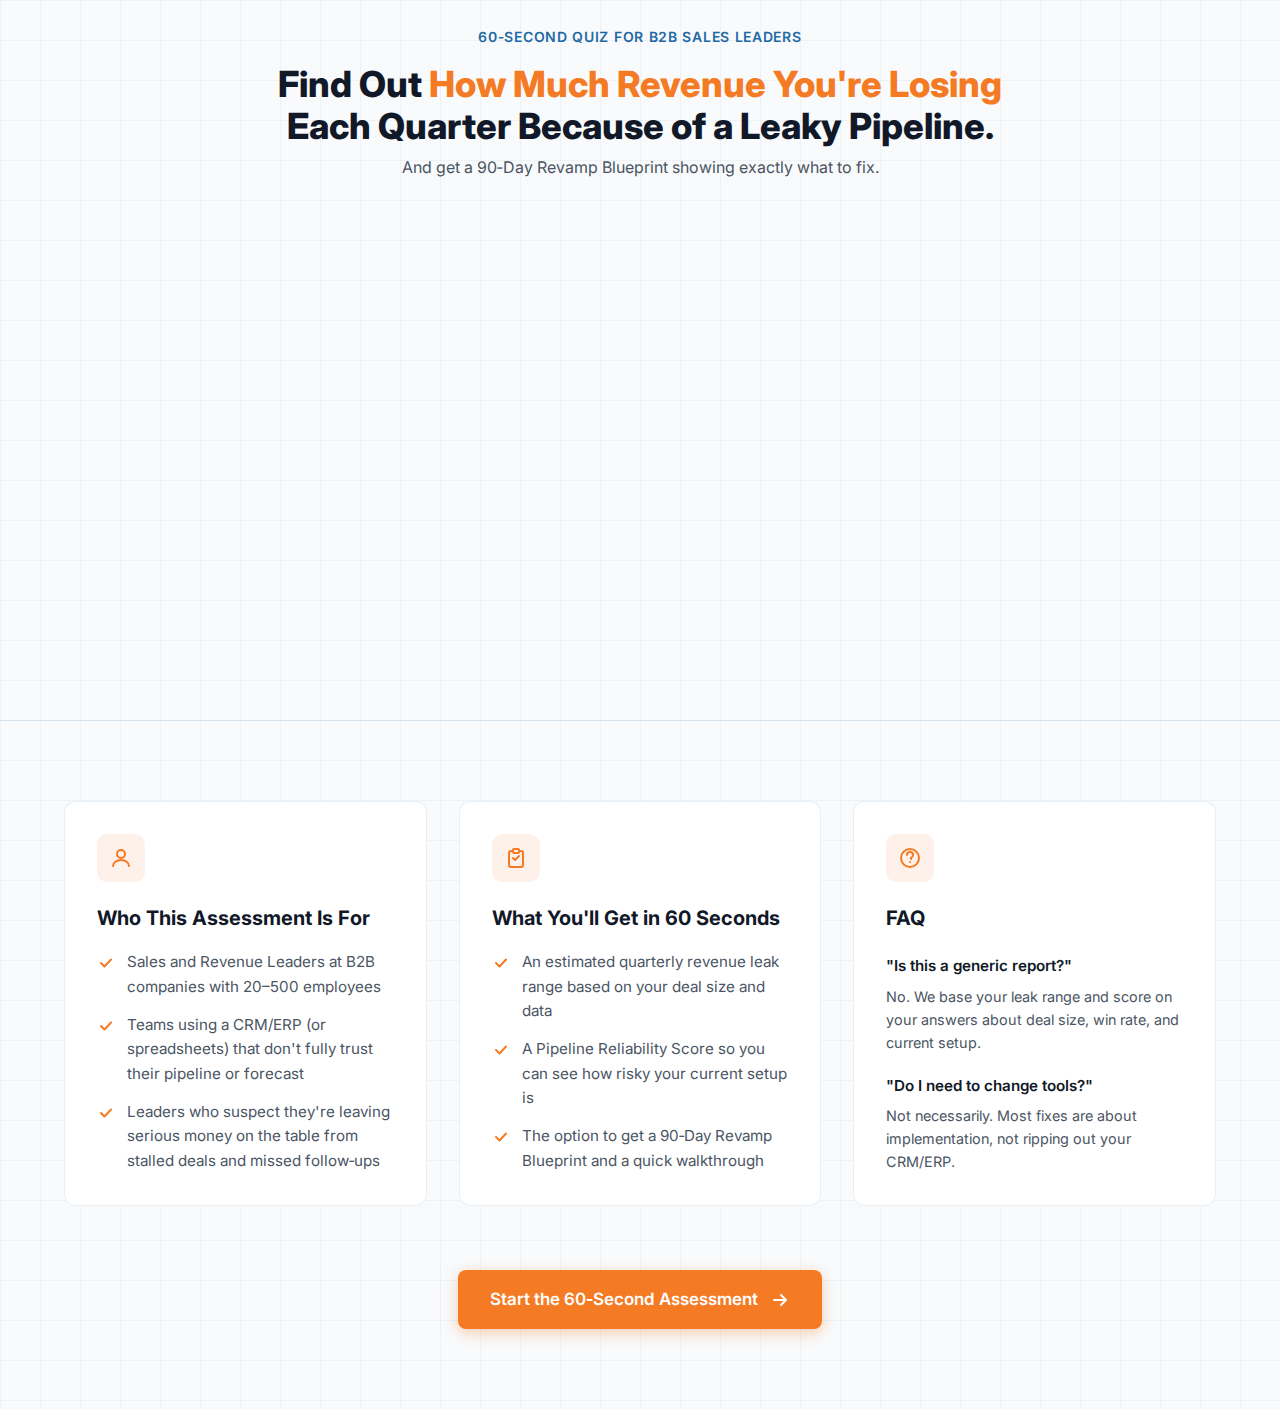
<file: index.html>
<!DOCTYPE html>
<html lang="en">
<script>
    !function(t,e){var o,n,p,r;e.__SV||(window.posthog && window.posthog.__loaded)||(window.posthog=e,e._i=[],e.init=function(i,s,a){function g(t,e){var o=e.split(".");2==o.length&&(t=t[o[0]],e=o[1]),t[e]=function(){t.push([e].concat(Array.prototype.slice.call(arguments,0)))}}(p=t.createElement("script")).type="text/javascript",p.crossOrigin="anonymous",p.async=!0,p.src=s.api_host.replace(".i.posthog.com","-assets.i.posthog.com")+"/static/array.js",(r=t.getElementsByTagName("script")[0]).parentNode.insertBefore(p,r);var u=e;for(void 0!==a?u=e[a]=[]:a="posthog",u.people=u.people||[],u.toString=function(t){var e="posthog";return"posthog"!==a&&(e+="."+a),t||(e+=" (stub)"),e},u.people.toString=function(){return u.toString(1)+".people (stub)"},o="init rs ls wi ns us ts ss capture calculateEventProperties vs register register_once register_for_session unregister unregister_for_session gs getFeatureFlag getFeatureFlagPayload getFeatureFlagResult isFeatureEnabled reloadFeatureFlags updateFlags updateEarlyAccessFeatureEnrollment getEarlyAccessFeatures on onFeatureFlags onSurveysLoaded onSessionId getSurveys getActiveMatchingSurveys renderSurvey displaySurvey cancelPendingSurvey canRenderSurvey canRenderSurveyAsync identify setPersonProperties group resetGroups setPersonPropertiesForFlags resetPersonPropertiesForFlags setGroupPropertiesForFlags resetGroupPropertiesForFlags reset get_distinct_id getGroups get_session_id get_session_replay_url alias set_config startSessionRecording stopSessionRecording sessionRecordingStarted captureException startExceptionAutocapture stopExceptionAutocapture loadToolbar get_property getSessionProperty fs ds createPersonProfile setInternalOrTestUser ps Qr opt_in_capturing opt_out_capturing has_opted_in_capturing has_opted_out_capturing get_explicit_consent_status is_capturing clear_opt_in_out_capturing hs debug M cs getPageViewId captureTraceFeedback captureTraceMetric Kr".split(" "),n=0;n<o.length;n++)g(u,o[n]);e._i.push([i,s,a])},e.__SV=1)}(document,window.posthog||[]);
    posthog.init('phc_8AYwo898V8li21lFl58n38LHpq56r0jBKcGvZM79edC', {
        api_host: 'https://us.i.posthog.com',
        defaults: '2026-01-30',
        person_profiles: 'identified_only',
    })
</script>
<head>
    <meta charset="UTF-8">
    <script src="https://trace.nokhaos.com/latest/trace.js"></script>
    <!-- Meta Pixel Code -->
    <script>
    !function(f,b,e,v,n,t,s)
    {if(f.fbq)return;n=f.fbq=function(){n.callMethod?
    n.callMethod.apply(n,arguments):n.queue.push(arguments)};
    if(!f._fbq)f._fbq=n;n.push=n;n.loaded=!0;n.version='2.0';
    n.queue=[];t=b.createElement(e);t.async=!0;
    t.src=v;s=b.getElementsByTagName(e)[0];
    s.parentNode.insertBefore(t,s)}(window, document,'script',
    'https://connect.facebook.net/en_US/fbevents.js');
    fbq('init', '1361502727956662');
    fbq('track', 'PageView');
    </script>
    <noscript><img height="1" width="1" style="display:none"
    src="https://www.facebook.com/tr?id=1361502727956662&ev=PageView&noscript=1"
    /></noscript>
    <!-- End Meta Pixel Code -->
    <meta name="viewport" content="width=device-width, initial-scale=1.0">
    <title>Pipeline Revenue Leak Assessment | 60-Second Quiz</title>
    <link rel="icon" type="image/png" href="pipeline panther logo no text.png">
    <link rel="apple-touch-icon" href="pipeline panther logo no text.png">
    <link rel="preconnect" href="https://fonts.googleapis.com">
    <link rel="preconnect" href="https://fonts.gstatic.com" crossorigin>
    <link href="https://fonts.googleapis.com/css2?family=Inter:wght@400;500;600;700;800&display=swap" rel="stylesheet">
    <style>
        * {
            margin: 0;
            padding: 0;
            box-sizing: border-box;
        }

        :root {
            --bg: #F9FAFB;
            --text-primary: #111827;
            --text-secondary: #4B5563;
            --accent-orange: #F47A24;
            --accent-orange-hover: #e06a14;
            --accent-blue: #1F6AA5;
            --white: #ffffff;
        }

        html {
            scroll-behavior: smooth;
        }

        body {
            font-family: 'Inter', -apple-system, BlinkMacSystemFont, 'Segoe UI', sans-serif;
            background-color: var(--bg);
            background-image: 
                linear-gradient(rgba(31, 106, 165, 0.05) 1px, transparent 1px),
                linear-gradient(90deg, rgba(31, 106, 165, 0.05) 1px, transparent 1px);
            background-size: 40px 40px;
            color: var(--text-primary);
            line-height: 1.6;
        }

        .container {
            max-width: 1200px;
            margin: 0 auto;
            padding: 0 1.5rem;
        }

        /* Hero Section */
        .hero {
            padding: 1.5rem 0 1rem;
        }

        .hero-wrapper {
            display: flex;
            flex-direction: column;
            gap: 1rem;
            align-items: center;
            text-align: center;
        }

        .hero-content {
            max-width: 800px;
        }

        .eyebrow {
            margin-bottom: 0.25rem;
        }
        
        .quiz-container {
            width: 100%;
            max-width: 700px;
        }

        .eyebrow {
            display: inline-block;
            font-size: 0.875rem;
            font-weight: 600;
            color: var(--accent-blue);
            text-transform: uppercase;
            letter-spacing: 0.05em;
            margin-bottom: 1rem;
        }

        .hero-title {
            font-size: 2.25rem;
            font-weight: 800;
            line-height: 1.15;
            color: var(--text-primary);
            margin-bottom: 0.5rem;
        }

        .hero-title .highlight {
            color: var(--accent-orange);
        }

        .hero-subtitle {
            font-size: 1rem;
            color: var(--text-secondary);
            line-height: 1.6;
            margin-bottom: 0;
        }

        .quiz-iframe-container iframe {
            width: 100%;
            min-height: 500px;
            border: none;
        }

        /* Clarifier Section */
        .clarifier {
            padding: 5rem 0;
            border-top: 1px solid rgba(31, 106, 165, 0.1);
        }

        .clarifier-grid {
            display: grid;
            grid-template-columns: repeat(3, 1fr);
            gap: 2rem;
            margin-bottom: 3rem;
        }

        .clarifier-block {
            background: var(--white);
            border-radius: 12px;
            padding: 2rem;
            border: 1px solid rgba(31, 106, 165, 0.1);
            transition: box-shadow 0.3s ease;
        }

        .clarifier-block:hover {
            box-shadow: 0 10px 25px -5px rgba(0, 0, 0, 0.1);
        }

        .block-icon {
            width: 48px;
            height: 48px;
            background: rgba(244, 122, 36, 0.1);
            border-radius: 10px;
            display: flex;
            align-items: center;
            justify-content: center;
            margin-bottom: 1.25rem;
            color: var(--accent-orange);
        }

        .clarifier-block h3 {
            font-size: 1.25rem;
            font-weight: 700;
            color: var(--text-primary);
            margin-bottom: 1rem;
        }

        .clarifier-bullets {
            list-style: none;
        }

        .clarifier-bullets li {
            display: flex;
            align-items: flex-start;
            gap: 0.75rem;
            margin-bottom: 0.875rem;
            color: var(--text-secondary);
            font-size: 0.95rem;
            line-height: 1.6;
        }

        .clarifier-bullets li:last-child {
            margin-bottom: 0;
        }

        .clarifier-bullets li svg {
            flex-shrink: 0;
            margin-top: 4px;
            color: var(--accent-orange);
        }

        /* FAQ Block */
        .faq-block h3 {
            margin-bottom: 1.25rem;
        }

        .mini-faq-item {
            margin-bottom: 1.25rem;
        }

        .mini-faq-item:last-child {
            margin-bottom: 0;
        }

        .mini-faq-q {
            font-weight: 600;
            color: var(--text-primary);
            font-size: 0.95rem;
            margin-bottom: 0.375rem;
        }

        .mini-faq-a {
            color: var(--text-secondary);
            font-size: 0.9rem;
            line-height: 1.6;
        }

        /* CTA Section */
        .cta-section {
            text-align: center;
            padding-top: 1rem;
        }

        .cta-btn {
            display: inline-flex;
            align-items: center;
            gap: 0.75rem;
            padding: 1rem 2rem;
            background: var(--accent-orange);
            color: var(--white);
            text-decoration: none;
            border-radius: 8px;
            font-weight: 600;
            font-size: 1.0625rem;
            transition: all 0.3s ease;
            box-shadow: 0 4px 14px rgba(244, 122, 36, 0.35);
        }

        .cta-btn:hover {
            background: var(--accent-orange-hover);
            transform: translateY(-2px);
            box-shadow: 0 6px 20px rgba(244, 122, 36, 0.4);
        }

        .cta-btn svg {
            transition: transform 0.3s ease;
        }

        .cta-btn:hover svg {
            transform: translateX(4px);
        }

        /* Responsive */
        @media (max-width: 1024px) {
            .hero-title {
                font-size: 2.25rem;
            }

            .clarifier-grid {
                grid-template-columns: 1fr;
            }
        }

        @media (max-width: 768px) {
            .hero {
                padding: 1rem 0 0.5rem;
            }

            .hero-wrapper {
                gap: 0.75rem;
            }

            .hero-title {
                font-size: 1.5rem;
            }

            .hero-subtitle {
                font-size: 0.9rem;
            }

            .eyebrow {
                font-size: 0.75rem;
                margin-bottom: 0.25rem;
            }

            .clarifier {
                padding: 2rem 0;
            }

            .clarifier-block {
                padding: 1.5rem;
            }
        }

        @media (max-width: 480px) {
            .hero {
                padding: 0.75rem 0 0.5rem;
            }

            .hero-title {
                font-size: 1.35rem;
            }

            .cta-btn {
                width: 100%;
                justify-content: center;
            }
        }
    </style>
</head>
<body>
    <!-- Hero Section -->
    <section class="hero" id="quiz">
        <div class="container">
            <div class="hero-wrapper">
                <div class="hero-content">
                    <span class="eyebrow">60‑Second Quiz for B2B Sales Leaders</span>
                    <h1 class="hero-title">Find Out <span class="highlight">How Much Revenue You're Losing</span> Each Quarter Because of a Leaky Pipeline.</h1>
                    <p class="hero-subtitle">
                        And get a 90‑Day Revamp Blueprint showing exactly what to fix.
                    </p>
                </div>
                <div class="quiz-container">
                    <div class="quiz-iframe-container">
                        <iframe src="https://api.leadconnectorhq.com/widget/quiz/C3QIGB14yzckSIgO5b1Z" scrolling="no" id="C3QIGB14yzckSIgO5b1Z" title="quiz"></iframe>
                    </div>
                </div>
            </div>
        </div>
    </section>
    <script src="https://link.msgsndr.com/js/form_embed.js"></script>

    <!-- Clarifier Section -->
    <section class="clarifier">
        <div class="container">
            <div class="clarifier-grid">
                <!-- Block 1: Who this is for -->
                <div class="clarifier-block">
                    <div class="block-icon">
                        <svg width="24" height="24" viewBox="0 0 24 24" fill="none" xmlns="http://www.w3.org/2000/svg">
                            <circle cx="12" cy="8" r="4" stroke="currentColor" stroke-width="2" fill="none"/>
                            <path d="M4 20C4 16.6863 7.58172 14 12 14C16.4183 14 20 16.6863 20 20" stroke="currentColor" stroke-width="2" stroke-linecap="round"/>
                        </svg>
                    </div>
                    <h3>Who This Assessment Is For</h3>
                    <ul class="clarifier-bullets">
                        <li>
                            <svg width="18" height="18" viewBox="0 0 18 18" fill="none" xmlns="http://www.w3.org/2000/svg">
                                <path d="M4 9L7.5 12.5L14 5.5" stroke="currentColor" stroke-width="2" stroke-linecap="round" stroke-linejoin="round"/>
                            </svg>
                            <span>Sales and Revenue Leaders at B2B companies with 20–500 employees</span>
                        </li>
                        <li>
                            <svg width="18" height="18" viewBox="0 0 18 18" fill="none" xmlns="http://www.w3.org/2000/svg">
                                <path d="M4 9L7.5 12.5L14 5.5" stroke="currentColor" stroke-width="2" stroke-linecap="round" stroke-linejoin="round"/>
                            </svg>
                            <span>Teams using a CRM/ERP (or spreadsheets) that don't fully trust their pipeline or forecast</span>
                        </li>
                        <li>
                            <svg width="18" height="18" viewBox="0 0 18 18" fill="none" xmlns="http://www.w3.org/2000/svg">
                                <path d="M4 9L7.5 12.5L14 5.5" stroke="currentColor" stroke-width="2" stroke-linecap="round" stroke-linejoin="round"/>
                            </svg>
                            <span>Leaders who suspect they're leaving serious money on the table from stalled deals and missed follow‑ups</span>
                        </li>
                    </ul>
                </div>

                <!-- Block 2: What you'll get -->
                <div class="clarifier-block">
                    <div class="block-icon">
                        <svg width="24" height="24" viewBox="0 0 24 24" fill="none" xmlns="http://www.w3.org/2000/svg">
                            <path d="M9 5H7C5.89543 5 5 5.89543 5 7V19C5 20.1046 5.89543 21 7 21H17C18.1046 21 19 20.1046 19 19V7C19 5.89543 18.1046 5 17 5H15" stroke="currentColor" stroke-width="2" stroke-linecap="round"/>
                            <rect x="9" y="3" width="6" height="4" rx="1" stroke="currentColor" stroke-width="2"/>
                            <path d="M9 12L11 14L15 10" stroke="currentColor" stroke-width="2" stroke-linecap="round" stroke-linejoin="round"/>
                        </svg>
                    </div>
                    <h3>What You'll Get in 60 Seconds</h3>
                    <ul class="clarifier-bullets">
                        <li>
                            <svg width="18" height="18" viewBox="0 0 18 18" fill="none" xmlns="http://www.w3.org/2000/svg">
                                <path d="M4 9L7.5 12.5L14 5.5" stroke="currentColor" stroke-width="2" stroke-linecap="round" stroke-linejoin="round"/>
                            </svg>
                            <span>An estimated quarterly revenue leak range based on your deal size and data</span>
                        </li>
                        <li>
                            <svg width="18" height="18" viewBox="0 0 18 18" fill="none" xmlns="http://www.w3.org/2000/svg">
                                <path d="M4 9L7.5 12.5L14 5.5" stroke="currentColor" stroke-width="2" stroke-linecap="round" stroke-linejoin="round"/>
                            </svg>
                            <span>A Pipeline Reliability Score so you can see how risky your current setup is</span>
                        </li>
                        <li>
                            <svg width="18" height="18" viewBox="0 0 18 18" fill="none" xmlns="http://www.w3.org/2000/svg">
                                <path d="M4 9L7.5 12.5L14 5.5" stroke="currentColor" stroke-width="2" stroke-linecap="round" stroke-linejoin="round"/>
                            </svg>
                            <span>The option to get a 90‑Day Revamp Blueprint and a quick walkthrough</span>
                        </li>
                    </ul>
                </div>

                <!-- Block 3: Micro FAQ -->
                <div class="clarifier-block faq-block">
                    <div class="block-icon">
                        <svg width="24" height="24" viewBox="0 0 24 24" fill="none" xmlns="http://www.w3.org/2000/svg">
                            <circle cx="12" cy="12" r="9" stroke="currentColor" stroke-width="2" fill="none"/>
                            <path d="M9 9C9 7.34315 10.3431 6 12 6C13.6569 6 15 7.34315 15 9C15 10.3062 14.1652 11.4175 13 11.8293V13" stroke="currentColor" stroke-width="2" stroke-linecap="round"/>
                            <circle cx="12" cy="16" r="1" fill="currentColor"/>
                        </svg>
                    </div>
                    <h3>FAQ</h3>
                    <div class="mini-faq-item">
                        <p class="mini-faq-q">"Is this a generic report?"</p>
                        <p class="mini-faq-a">No. We base your leak range and score on your answers about deal size, win rate, and current setup.</p>
                    </div>
                    <div class="mini-faq-item">
                        <p class="mini-faq-q">"Do I need to change tools?"</p>
                        <p class="mini-faq-a">Not necessarily. Most fixes are about implementation, not ripping out your CRM/ERP.</p>
                    </div>
                </div>
            </div>

            <!-- CTA Section -->
            <div class="cta-section">
                <a href="#quiz" class="cta-btn">
                    Start the 60‑Second Assessment
                    <svg width="20" height="20" viewBox="0 0 20 20" fill="none" xmlns="http://www.w3.org/2000/svg">
                        <path d="M4 10H16M16 10L11 5M16 10L11 15" stroke="currentColor" stroke-width="2" stroke-linecap="round" stroke-linejoin="round"/>
                    </svg>
                </a>
            </div>
        </div>
    </section>

    <script>
        // Smooth scrolling for anchor links
        document.querySelectorAll('a[href^="#"]').forEach(anchor => {
            anchor.addEventListener('click', function (e) {
                e.preventDefault();
                const target = document.querySelector(this.getAttribute('href'));
                if (target) {
                    const offsetTop = target.offsetTop - 20;
                    window.scrollTo({
                        top: offsetTop,
                        behavior: 'smooth'
                    });
                }
            });
        });
    </script>
</body>
</html>
</file>
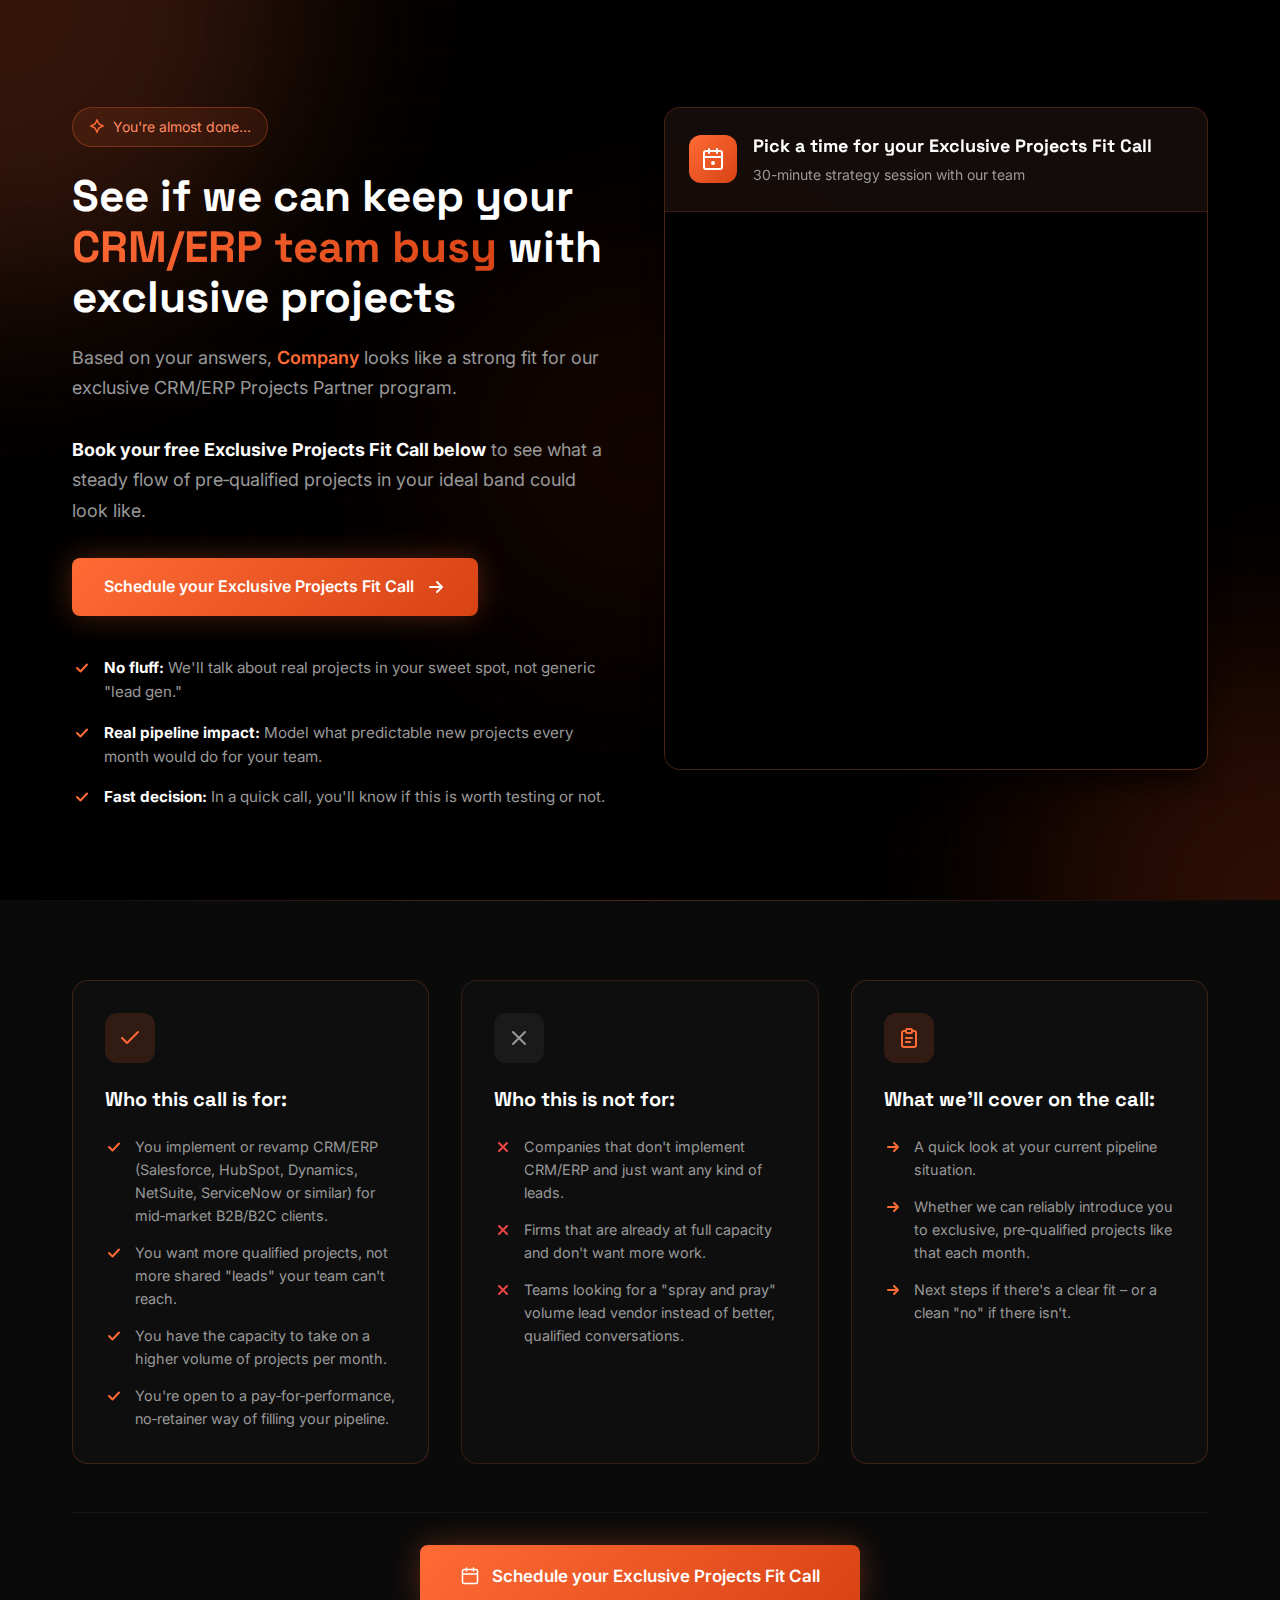
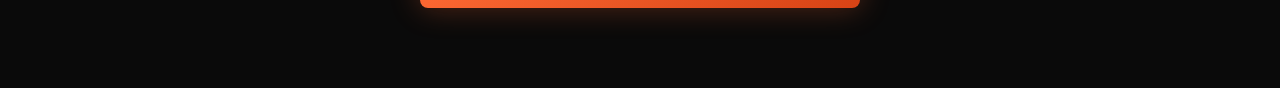
<file: fit-call-landing/index.html>
<!DOCTYPE html>
<html lang="en">
<script>
    !function(t,e){var o,n,p,r;e.__SV||(window.posthog && window.posthog.__loaded)||(window.posthog=e,e._i=[],e.init=function(i,s,a){function g(t,e){var o=e.split(".");2==o.length&&(t=t[o[0]],e=o[1]),t[e]=function(){t.push([e].concat(Array.prototype.slice.call(arguments,0)))}}(p=t.createElement("script")).type="text/javascript",p.crossOrigin="anonymous",p.async=!0,p.src=s.api_host.replace(".i.posthog.com","-assets.i.posthog.com")+"/static/array.js",(r=t.getElementsByTagName("script")[0]).parentNode.insertBefore(p,r);var u=e;for(void 0!==a?u=e[a]=[]:a="posthog",u.people=u.people||[],u.toString=function(t){var e="posthog";return"posthog"!==a&&(e+="."+a),t||(e+=" (stub)"),e},u.people.toString=function(){return u.toString(1)+".people (stub)"},o="init rs ls wi ns us ts ss capture calculateEventProperties vs register register_once register_for_session unregister unregister_for_session gs getFeatureFlag getFeatureFlagPayload getFeatureFlagResult isFeatureEnabled reloadFeatureFlags updateFlags updateEarlyAccessFeatureEnrollment getEarlyAccessFeatures on onFeatureFlags onSurveysLoaded onSessionId getSurveys getActiveMatchingSurveys renderSurvey displaySurvey cancelPendingSurvey canRenderSurvey canRenderSurveyAsync identify setPersonProperties group resetGroups setPersonPropertiesForFlags resetPersonPropertiesForFlags setGroupPropertiesForFlags resetGroupPropertiesForFlags reset get_distinct_id getGroups get_session_id get_session_replay_url alias set_config startSessionRecording stopSessionRecording sessionRecordingStarted captureException startExceptionAutocapture stopExceptionAutocapture loadToolbar get_property getSessionProperty fs ds createPersonProfile setInternalOrTestUser ps Qr opt_in_capturing opt_out_capturing has_opted_in_capturing has_opted_out_capturing get_explicit_consent_status is_capturing clear_opt_in_out_capturing hs debug M cs getPageViewId captureTraceFeedback captureTraceMetric Kr".split(" "),n=0;n<o.length;n++)g(u,o[n]);e._i.push([i,s,a])},e.__SV=1)}(document,window.posthog||[]);
    posthog.init('phc_8AYwo898V8li21lFl58n38LHpq56r0jBKcGvZM79edC', {
        api_host: 'https://us.i.posthog.com',
        defaults: '2026-01-30',
        person_profiles: 'identified_only',
    })
</script>
<head>
    <meta charset="UTF-8">
    <script src="https://trace.nokhaos.com/latest/trace.js"></script>
    <!-- Meta Pixel Code -->
    <script>
    !function(f,b,e,v,n,t,s)
    {if(f.fbq)return;n=f.fbq=function(){n.callMethod?
    n.callMethod.apply(n,arguments):n.queue.push(arguments)};
    if(!f._fbq)f._fbq=n;n.push=n;n.loaded=!0;n.version='2.0';
    n.queue=[];t=b.createElement(e);t.async=!0;
    t.src=v;s=b.getElementsByTagName(e)[0];
    s.parentNode.insertBefore(t,s)}(window, document,'script',
    'https://connect.facebook.net/en_US/fbevents.js');
    fbq('init', '1573051047352593');
    fbq('track', 'PageView');
    </script>
    <noscript><img height="1" width="1" style="display:none"
    src="https://www.facebook.com/tr?id=1573051047352593&ev=PageView&noscript=1"
    /></noscript>
    <!-- End Meta Pixel Code -->
    <meta name="viewport" content="width=device-width, initial-scale=1.0">
    <title>Exclusive Projects Fit Call</title>
    <link rel="icon" type="image/png" href="pipeline panther logo no text.png">
    <link rel="apple-touch-icon" href="pipeline panther logo no text.png">
    <link rel="preconnect" href="https://fonts.googleapis.com">
    <link rel="preconnect" href="https://fonts.gstatic.com" crossorigin>
    <link href="https://fonts.googleapis.com/css2?family=Inter:wght@300;400;500;600;700;800;900&family=Space+Grotesk:wght@400;500;600;700&display=swap" rel="stylesheet">
    <style>
        /* Reset & Base Styles */
        * {
            margin: 0;
            padding: 0;
            box-sizing: border-box;
        }

        :root {
            --primary: #ff6b35;
            --primary-dark: #d84315;
            --primary-darker: #bf360c;
            --orange-light: #ff8c65;
            --dark: #000000;
            --dark-light: #0a0a0a;
            --dark-lighter: #1a1a1a;
            --gray: #333333;
            --gray-light: #666666;
            --gray-lighter: #999999;
            --white: #ffffff;
            --gradient-1: linear-gradient(135deg, #ff6b35 0%, #d84315 50%, #bf360c 100%);
            --gradient-2: linear-gradient(135deg, #000000 0%, #1a1a1a 100%);
            --gradient-orange: linear-gradient(135deg, #ff6b35 0%, #d84315 100%);
            --shadow-sm: 0 1px 2px 0 rgba(0, 0, 0, 0.3);
            --shadow-md: 0 4px 6px -1px rgba(0, 0, 0, 0.4);
            --shadow-lg: 0 10px 15px -3px rgba(0, 0, 0, 0.5);
            --shadow-xl: 0 20px 25px -5px rgba(0, 0, 0, 0.6);
            --shadow-glow: 0 0 30px rgba(255, 107, 53, 0.3);
            --shadow-glow-strong: 0 0 50px rgba(255, 107, 53, 0.5);
        }

        html {
            scroll-behavior: smooth;
        }

        body {
            font-family: 'Inter', -apple-system, BlinkMacSystemFont, 'Segoe UI', sans-serif;
            background: var(--dark);
            color: var(--white);
            line-height: 1.6;
            overflow-x: hidden;
        }

        .container {
            max-width: 1200px;
            margin: 0 auto;
            padding: 0 2rem;
        }

        /* Hero Section */
        .hero {
            min-height: 100vh;
            display: flex;
            align-items: center;
            position: relative;
            overflow: hidden;
            padding: 6rem 0 4rem;
        }

        .hero-background {
            position: absolute;
            top: 0;
            left: 0;
            right: 0;
            bottom: 0;
            z-index: 0;
            overflow: hidden;
        }

        .gradient-orb {
            position: absolute;
            border-radius: 50%;
            filter: blur(100px);
            opacity: 0.2;
            animation: float 20s infinite ease-in-out;
        }

        .orb-1 {
            width: 600px;
            height: 600px;
            background: var(--primary);
            top: -300px;
            left: -300px;
            animation-delay: 0s;
        }

        .orb-2 {
            width: 500px;
            height: 500px;
            background: var(--primary-dark);
            bottom: -250px;
            right: -250px;
            animation-delay: 5s;
        }

        .orb-3 {
            width: 400px;
            height: 400px;
            background: var(--primary-darker);
            top: 50%;
            left: 50%;
            transform: translate(-50%, -50%);
            animation-delay: 10s;
            opacity: 0.1;
        }

        @keyframes float {
            0%, 100% { transform: translate(0, 0) scale(1); }
            33% { transform: translate(30px, -30px) scale(1.1); }
            66% { transform: translate(-20px, 20px) scale(0.9); }
        }

        .grid-pattern {
            position: absolute;
            inset: 0;
            background-image: 
                linear-gradient(rgba(255, 107, 53, 0.03) 1px, transparent 1px),
                linear-gradient(90deg, rgba(255, 107, 53, 0.03) 1px, transparent 1px);
            background-size: 50px 50px;
            opacity: 0.5;
        }

        .hero-wrapper {
            position: relative;
            z-index: 1;
            display: grid;
            grid-template-columns: 1fr 1fr;
            gap: 3rem;
            align-items: start;
        }

        .hero-content {
            text-align: left;
        }

        .micro-headline {
            display: inline-flex;
            align-items: center;
            gap: 0.5rem;
            padding: 0.5rem 1rem;
            background: rgba(255, 107, 53, 0.1);
            border: 1px solid rgba(255, 107, 53, 0.3);
            border-radius: 50px;
            font-size: 0.875rem;
            margin-bottom: 1.5rem;
            color: var(--orange-light);
        }

        .micro-headline svg {
            color: var(--primary);
        }

        .hero-title {
            font-size: 2.75rem;
            font-weight: 800;
            line-height: 1.15;
            margin-bottom: 1.25rem;
            font-family: 'Space Grotesk', sans-serif;
        }

        .title-highlight {
            background: var(--gradient-orange);
            -webkit-background-clip: text;
            -webkit-text-fill-color: transparent;
            background-clip: text;
        }

        .hero-subtitle {
            font-size: 1.125rem;
            color: var(--gray-lighter);
            margin-bottom: 2rem;
            line-height: 1.7;
        }

        .hero-subtitle strong {
            color: var(--white);
        }

        .company-name {
            color: var(--primary);
            font-weight: 600;
        }

        .hero-cta-btn {
            display: inline-flex;
            align-items: center;
            gap: 0.75rem;
            padding: 1rem 2rem;
            background: var(--gradient-orange);
            color: var(--white);
            text-decoration: none;
            border-radius: 8px;
            font-weight: 600;
            font-size: 1rem;
            transition: all 0.3s ease;
            box-shadow: var(--shadow-glow);
            margin-bottom: 2.5rem;
        }

        .hero-cta-btn:hover {
            transform: translateY(-2px);
            box-shadow: var(--shadow-glow-strong);
        }

        .hero-cta-btn svg {
            transition: transform 0.3s ease;
        }

        .hero-cta-btn:hover svg {
            transform: translateX(4px);
        }

        .hero-bullets {
            list-style: none;
        }

        .hero-bullets li {
            display: flex;
            align-items: flex-start;
            gap: 0.75rem;
            margin-bottom: 1rem;
            color: var(--gray-lighter);
            font-size: 0.95rem;
            line-height: 1.6;
        }

        .hero-bullets li svg {
            flex-shrink: 0;
            margin-top: 2px;
            color: var(--primary);
        }

        .hero-bullets li strong {
            color: var(--white);
        }

        /* Booking Card */
        .hero-booking {
            position: relative;
        }

        .booking-card {
            background: rgba(255, 255, 255, 0.03);
            backdrop-filter: blur(20px);
            border: 1px solid rgba(255, 107, 53, 0.25);
            border-radius: 16px;
            overflow: hidden;
            box-shadow: var(--shadow-xl);
        }

        .booking-header {
            display: flex;
            align-items: center;
            gap: 1rem;
            padding: 1.5rem;
            border-bottom: 1px solid rgba(255, 107, 53, 0.15);
            background: rgba(255, 107, 53, 0.05);
        }

        .booking-icon {
            width: 48px;
            height: 48px;
            background: var(--gradient-orange);
            border-radius: 12px;
            display: flex;
            align-items: center;
            justify-content: center;
            color: var(--white);
        }

        .booking-header-text h3 {
            font-size: 1.125rem;
            font-weight: 700;
            font-family: 'Space Grotesk', sans-serif;
            margin-bottom: 0.25rem;
        }

        .booking-header-text p {
            font-size: 0.875rem;
            color: var(--gray-lighter);
        }

        .booking-iframe-container {
            background: var(--dark);
            min-height: 550px;
        }

        .booking-iframe-container iframe {
            width: 100%;
            height: 550px;
            border: none;
        }

        /* Clarifier Section */
        .clarifier {
            padding: 5rem 0;
            background: var(--dark-light);
            position: relative;
        }

        .clarifier::before {
            content: '';
            position: absolute;
            top: 0;
            left: 0;
            right: 0;
            height: 1px;
            background: linear-gradient(90deg, transparent, rgba(255, 107, 53, 0.3), transparent);
        }

        .clarifier-grid {
            display: grid;
            grid-template-columns: repeat(3, 1fr);
            gap: 2rem;
            margin-bottom: 3rem;
        }

        .clarifier-block {
            background: rgba(255, 255, 255, 0.02);
            border: 1px solid rgba(255, 107, 53, 0.2);
            border-radius: 16px;
            padding: 2rem;
            position: relative;
            overflow: hidden;
            transition: border-color 0.3s ease, transform 0.3s ease;
        }

        .clarifier-block::before {
            content: '';
            position: absolute;
            top: 0;
            left: 0;
            right: 0;
            height: 3px;
            background: var(--gradient-orange);
            transform: scaleX(0);
            transition: transform 0.3s ease;
        }

        .clarifier-block:hover {
            border-color: rgba(255, 107, 53, 0.4);
            transform: translateY(-5px);
        }

        .clarifier-block:hover::before {
            transform: scaleX(1);
        }


        .clarifier-block.not-for {
            border-color: rgba(255, 107, 53, 0.15);
        }

        .clarifier-block.not-for::before {
            background: linear-gradient(135deg, #666 0%, #444 100%);
        }

        .block-icon {
            width: 50px;
            height: 50px;
            border-radius: 12px;
            display: flex;
            align-items: center;
            justify-content: center;
            margin-bottom: 1.25rem;
        }

        .block-icon.positive {
            background: rgba(255, 107, 53, 0.15);
            color: var(--primary);
        }

        .block-icon.negative {
            background: rgba(255, 255, 255, 0.05);
            color: var(--gray-lighter);
        }

        .block-icon.info {
            background: rgba(255, 107, 53, 0.15);
            color: var(--primary);
        }

        .clarifier-block h3 {
            font-size: 1.25rem;
            font-weight: 700;
            margin-bottom: 1.25rem;
            font-family: 'Space Grotesk', sans-serif;
        }

        .clarifier-block.not-for h3 {
            color: var(--white);
        }

        .clarifier-bullets {
            list-style: none;
        }

        .clarifier-bullets li {
            display: flex;
            align-items: flex-start;
            gap: 0.75rem;
            margin-bottom: 0.875rem;
            color: var(--gray-lighter);
            font-size: 0.9rem;
            line-height: 1.6;
        }

        .clarifier-bullets li:last-child {
            margin-bottom: 0;
        }

        .clarifier-bullets li svg {
            flex-shrink: 0;
            margin-top: 3px;
        }

        .clarifier-bullets li svg.check {
            color: var(--primary);
        }

        .clarifier-bullets li svg.x {
            color: #ef4444;
        }

        .clarifier-bullets li svg.arrow {
            color: var(--primary);
        }

        /* Secondary CTA */
        .secondary-cta {
            text-align: center;
            padding-top: 2rem;
            border-top: 1px solid rgba(255, 255, 255, 0.05);
        }

        .secondary-cta-btn {
            display: inline-flex;
            align-items: center;
            gap: 0.75rem;
            padding: 1.125rem 2.5rem;
            background: var(--gradient-orange);
            color: var(--white);
            text-decoration: none;
            border-radius: 8px;
            font-weight: 600;
            font-size: 1.0625rem;
            transition: all 0.3s ease;
            box-shadow: var(--shadow-glow);
        }

        .secondary-cta-btn:hover {
            transform: translateY(-2px);
            box-shadow: var(--shadow-glow-strong);
        }

        .secondary-cta-btn svg {
            transition: transform 0.3s ease;
        }

        .secondary-cta-btn:hover svg {
            transform: translateY(-2px);
        }

        /* Responsive */
        @media (max-width: 1024px) {
            .hero-wrapper {
                grid-template-columns: 1fr;
                gap: 3rem;
            }

            .hero-title {
                font-size: 2.25rem;
            }

            .clarifier-grid {
                grid-template-columns: 1fr;
            }

            .hero {
                padding: 6rem 0 3rem;
            }
        }

        @media (max-width: 768px) {
            .hero-title {
                font-size: 1.875rem;
            }

            .hero-subtitle {
                font-size: 1rem;
            }

            .container {
                padding: 0 1.25rem;
            }

            .booking-iframe-container {
                min-height: 600px;
            }

            .booking-iframe-container iframe {
                height: 600px;
            }

            .footer-content {
                flex-direction: column;
                gap: 1rem;
                text-align: center;
            }
        }

        @media (max-width: 480px) {
            .hero {
                padding: 5rem 0 2rem;
            }

            .hero-title {
                font-size: 1.625rem;
            }

            .clarifier-block {
                padding: 1.5rem;
            }

            .hero-cta-btn,
            .secondary-cta-btn {
                width: 100%;
                justify-content: center;
            }
        }
    </style>
</head>
<body>
    <!-- Hero Section -->
    <section class="hero" id="hero">
        <div class="hero-background">
            <div class="gradient-orb orb-1"></div>
            <div class="gradient-orb orb-2"></div>
            <div class="gradient-orb orb-3"></div>
            <div class="grid-pattern"></div>
        </div>
        <div class="container">
            <div class="hero-wrapper">
                <div class="hero-content">
                    <div class="micro-headline">
                        <svg width="16" height="16" viewBox="0 0 16 16" fill="none" xmlns="http://www.w3.org/2000/svg">
                            <path d="M8 1L10 5L14 7L10 9L8 13L6 9L2 7L6 5L8 1Z" stroke="currentColor" stroke-width="1.5" fill="none"/>
                        </svg>
                        <span>You're almost done…</span>
                    </div>
                    <h1 class="hero-title">
                        See if we can keep your <span class="title-highlight">CRM/ERP team busy</span> with exclusive projects
                    </h1>
                    <p class="hero-subtitle">
                        Based on your answers, <span class="company-name">Company</span> looks like a strong fit for our exclusive CRM/ERP Projects Partner program.<br><br>
                        <strong>Book your free Exclusive Projects Fit Call below</strong> to see what a steady flow of pre‑qualified projects in your ideal band could look like.
                    </p>
                    <a href="#calendar" class="hero-cta-btn">
                        Schedule your Exclusive Projects Fit Call
                        <svg width="20" height="20" viewBox="0 0 20 20" fill="none" xmlns="http://www.w3.org/2000/svg">
                            <path d="M4 10H16M16 10L11 5M16 10L11 15" stroke="currentColor" stroke-width="2" stroke-linecap="round" stroke-linejoin="round"/>
                        </svg>
                    </a>
                    <ul class="hero-bullets">
                        <li>
                            <svg width="20" height="20" viewBox="0 0 20 20" fill="none" xmlns="http://www.w3.org/2000/svg">
                                <path d="M5 10L8.5 13.5L15 6.5" stroke="currentColor" stroke-width="2" stroke-linecap="round" stroke-linejoin="round"/>
                            </svg>
                            <span><strong>No fluff:</strong> We'll talk about real projects in your sweet spot, not generic "lead gen."</span>
                        </li>
                        <li>
                            <svg width="20" height="20" viewBox="0 0 20 20" fill="none" xmlns="http://www.w3.org/2000/svg">
                                <path d="M5 10L8.5 13.5L15 6.5" stroke="currentColor" stroke-width="2" stroke-linecap="round" stroke-linejoin="round"/>
                            </svg>
                            <span><strong>Real pipeline impact:</strong> Model what predictable new projects every month would do for your team.</span>
                        </li>
                        <li>
                            <svg width="20" height="20" viewBox="0 0 20 20" fill="none" xmlns="http://www.w3.org/2000/svg">
                                <path d="M5 10L8.5 13.5L15 6.5" stroke="currentColor" stroke-width="2" stroke-linecap="round" stroke-linejoin="round"/>
                            </svg>
                            <span><strong>Fast decision:</strong> In a quick call, you'll know if this is worth testing or not.</span>
                        </li>
                    </ul>
                </div>
                <div class="hero-booking" id="calendar">
                    <div class="booking-card">
                        <div class="booking-header">
                            <div class="booking-icon">
                                <svg width="24" height="24" viewBox="0 0 24 24" fill="none" xmlns="http://www.w3.org/2000/svg">
                                    <rect x="3" y="4" width="18" height="18" rx="2" stroke="currentColor" stroke-width="2" fill="none"/>
                                    <path d="M16 2V6M8 2V6M3 10H21" stroke="currentColor" stroke-width="2" stroke-linecap="round"/>
                                    <circle cx="12" cy="16" r="2" fill="currentColor"/>
                                </svg>
                            </div>
                            <div class="booking-header-text">
                                <h3>Pick a time for your Exclusive Projects Fit Call</h3>
                                <p>30-minute strategy session with our team</p>
                            </div>
                        </div>
                        <div class="booking-iframe-container">
                            <iframe src="https://api.leadconnectorhq.com/widget/booking/8k1OJRjUK105RavPbexx" scrolling="no" id="8k1OJRjUK105RavPbexx_1770066352009"></iframe>
                        </div>
                    </div>
                </div>
            </div>
        </div>
    </section>
    <script src="https://link.msgsndr.com/js/form_embed.js" type="text/javascript"></script>

    <!-- Clarifier Section -->
    <section class="clarifier">
        <div class="container">
            <div class="clarifier-grid">
                <!-- Block A - Who this call is for -->
                <div class="clarifier-block">
                    <div class="block-icon positive">
                        <svg width="24" height="24" viewBox="0 0 24 24" fill="none" xmlns="http://www.w3.org/2000/svg">
                            <path d="M20 6L9 17L4 12" stroke="currentColor" stroke-width="2" stroke-linecap="round" stroke-linejoin="round"/>
                        </svg>
                    </div>
                    <h3>Who this call is for:</h3>
                    <ul class="clarifier-bullets">
                        <li>
                            <svg class="check" width="18" height="18" viewBox="0 0 18 18" fill="none" xmlns="http://www.w3.org/2000/svg">
                                <path d="M4 9L7.5 12.5L14 5.5" stroke="currentColor" stroke-width="2" stroke-linecap="round" stroke-linejoin="round"/>
                            </svg>
                            <span>You implement or revamp CRM/ERP (Salesforce, HubSpot, Dynamics, NetSuite, ServiceNow or similar) for mid‑market B2B/B2C clients.</span>
                        </li>
                        <li>
                            <svg class="check" width="18" height="18" viewBox="0 0 18 18" fill="none" xmlns="http://www.w3.org/2000/svg">
                                <path d="M4 9L7.5 12.5L14 5.5" stroke="currentColor" stroke-width="2" stroke-linecap="round" stroke-linejoin="round"/>
                            </svg>
                            <span>You want more qualified projects, not more shared "leads" your team can't reach.</span>
                        </li>
                        <li>
                            <svg class="check" width="18" height="18" viewBox="0 0 18 18" fill="none" xmlns="http://www.w3.org/2000/svg">
                                <path d="M4 9L7.5 12.5L14 5.5" stroke="currentColor" stroke-width="2" stroke-linecap="round" stroke-linejoin="round"/>
                            </svg>
                            <span>You have the capacity to take on a higher volume of projects per month.</span>
                        </li>
                        <li>
                            <svg class="check" width="18" height="18" viewBox="0 0 18 18" fill="none" xmlns="http://www.w3.org/2000/svg">
                                <path d="M4 9L7.5 12.5L14 5.5" stroke="currentColor" stroke-width="2" stroke-linecap="round" stroke-linejoin="round"/>
                            </svg>
                            <span>You're open to a pay‑for‑performance, no‑retainer way of filling your pipeline.</span>
                        </li>
                    </ul>
                </div>

                <!-- Block B - Who this is NOT for -->
                <div class="clarifier-block not-for">
                    <div class="block-icon negative">
                        <svg width="24" height="24" viewBox="0 0 24 24" fill="none" xmlns="http://www.w3.org/2000/svg">
                            <path d="M18 6L6 18M6 6L18 18" stroke="currentColor" stroke-width="2" stroke-linecap="round" stroke-linejoin="round"/>
                        </svg>
                    </div>
                    <h3>Who this is not for:</h3>
                    <ul class="clarifier-bullets">
                        <li>
                            <svg class="x" width="18" height="18" viewBox="0 0 18 18" fill="none" xmlns="http://www.w3.org/2000/svg">
                                <path d="M13 5L5 13M5 5L13 13" stroke="currentColor" stroke-width="2" stroke-linecap="round" stroke-linejoin="round"/>
                            </svg>
                            <span>Companies that don't implement CRM/ERP and just want any kind of leads.</span>
                        </li>
                        <li>
                            <svg class="x" width="18" height="18" viewBox="0 0 18 18" fill="none" xmlns="http://www.w3.org/2000/svg">
                                <path d="M13 5L5 13M5 5L13 13" stroke="currentColor" stroke-width="2" stroke-linecap="round" stroke-linejoin="round"/>
                            </svg>
                            <span>Firms that are already at full capacity and don't want more work.</span>
                        </li>
                        <li>
                            <svg class="x" width="18" height="18" viewBox="0 0 18 18" fill="none" xmlns="http://www.w3.org/2000/svg">
                                <path d="M13 5L5 13M5 5L13 13" stroke="currentColor" stroke-width="2" stroke-linecap="round" stroke-linejoin="round"/>
                            </svg>
                            <span>Teams looking for a "spray and pray" volume lead vendor instead of better, qualified conversations.</span>
                        </li>
                    </ul>
                </div>

                <!-- Block C - What we'll cover -->
                <div class="clarifier-block">
                    <div class="block-icon info">
                        <svg width="24" height="24" viewBox="0 0 24 24" fill="none" xmlns="http://www.w3.org/2000/svg">
                            <path d="M9 5H7C5.89543 5 5 5.89543 5 7V19C5 20.1046 5.89543 21 7 21H17C18.1046 21 19 20.1046 19 19V7C19 5.89543 18.1046 5 17 5H15" stroke="currentColor" stroke-width="2" stroke-linecap="round"/>
                            <rect x="9" y="3" width="6" height="4" rx="1" stroke="currentColor" stroke-width="2"/>
                            <path d="M9 12H15M9 16H13" stroke="currentColor" stroke-width="2" stroke-linecap="round"/>
                        </svg>
                    </div>
                    <h3>What we'll cover on the call:</h3>
                    <ul class="clarifier-bullets">
                        <li>
                            <svg class="arrow" width="18" height="18" viewBox="0 0 18 18" fill="none" xmlns="http://www.w3.org/2000/svg">
                                <path d="M4 9H14M14 9L10 5M14 9L10 13" stroke="currentColor" stroke-width="2" stroke-linecap="round" stroke-linejoin="round"/>
                            </svg>
                            <span>A quick look at your current pipeline situation.</span>
                        </li>
                        <li>
                            <svg class="arrow" width="18" height="18" viewBox="0 0 18 18" fill="none" xmlns="http://www.w3.org/2000/svg">
                                <path d="M4 9H14M14 9L10 5M14 9L10 13" stroke="currentColor" stroke-width="2" stroke-linecap="round" stroke-linejoin="round"/>
                            </svg>
                            <span>Whether we can reliably introduce you to exclusive, pre‑qualified projects like that each month.</span>
                        </li>
                        <li>
                            <svg class="arrow" width="18" height="18" viewBox="0 0 18 18" fill="none" xmlns="http://www.w3.org/2000/svg">
                                <path d="M4 9H14M14 9L10 5M14 9L10 13" stroke="currentColor" stroke-width="2" stroke-linecap="round" stroke-linejoin="round"/>
                            </svg>
                            <span>Next steps if there's a clear fit – or a clean "no" if there isn't.</span>
                        </li>
                    </ul>
                </div>
            </div>

            <!-- Secondary CTA -->
            <div class="secondary-cta">
                <a href="#calendar" class="secondary-cta-btn">
                    <svg width="20" height="20" viewBox="0 0 20 20" fill="none" xmlns="http://www.w3.org/2000/svg">
                        <rect x="2.5" y="3.5" width="15" height="14" rx="1.5" stroke="currentColor" stroke-width="1.5" fill="none"/>
                        <path d="M13.5 2V5M6.5 2V5M2.5 8H17.5" stroke="currentColor" stroke-width="1.5" stroke-linecap="round"/>
                    </svg>
                    Schedule your Exclusive Projects Fit Call
                </a>
            </div>
        </div>
    </section>

    <script>
        // Smooth scrolling for anchor links
        document.querySelectorAll('a[href^="#"]').forEach(anchor => {
            anchor.addEventListener('click', function (e) {
                e.preventDefault();
                const target = document.querySelector(this.getAttribute('href'));
                if (target) {
                    const offsetTop = target.offsetTop - 20;
                    window.scrollTo({
                        top: offsetTop,
                        behavior: 'smooth'
                    });
                }
            });
        });

        // Parallax effect for hero background
        window.addEventListener('scroll', () => {
            const scrolled = window.pageYOffset;
            const heroBackground = document.querySelector('.hero-background');
            if (heroBackground && scrolled < window.innerHeight) {
                heroBackground.style.transform = `translateY(${scrolled * 0.3}px)`;
            }
        });

    </script>
</body>
</html>
</file>
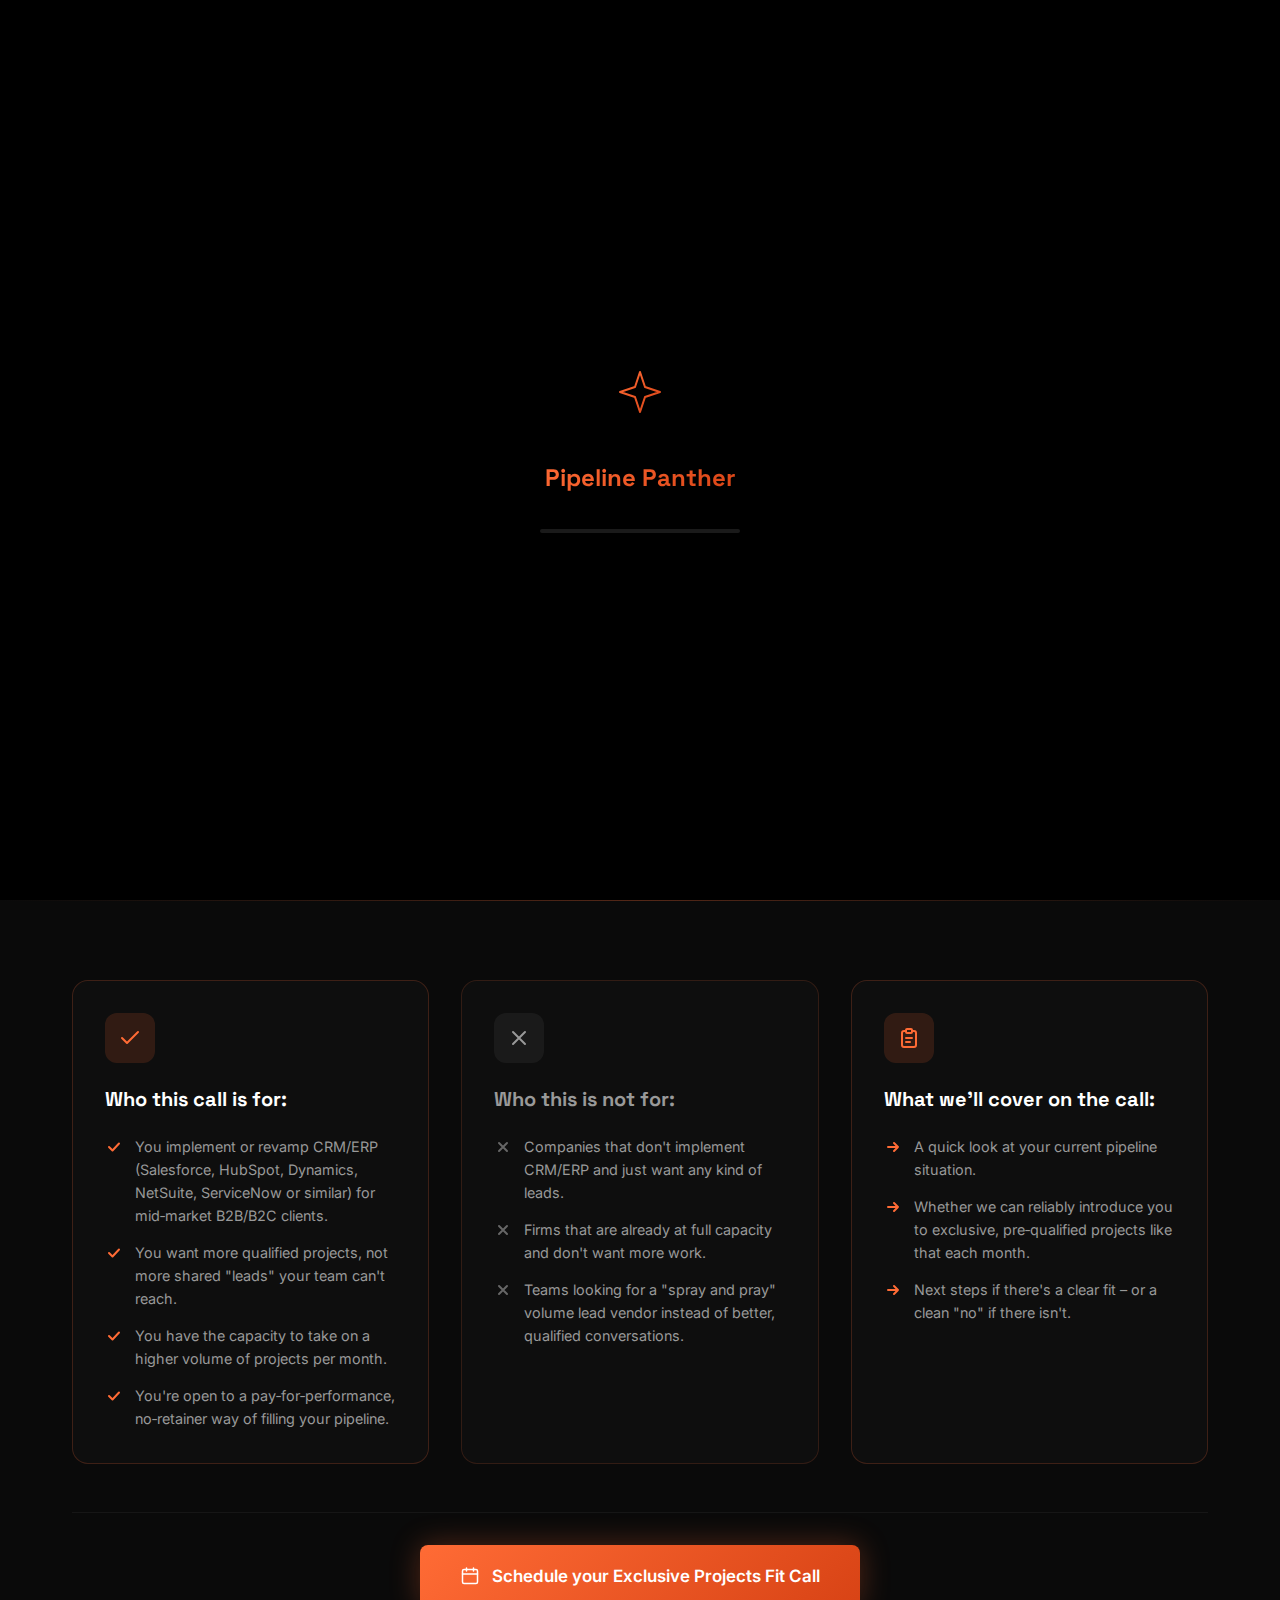
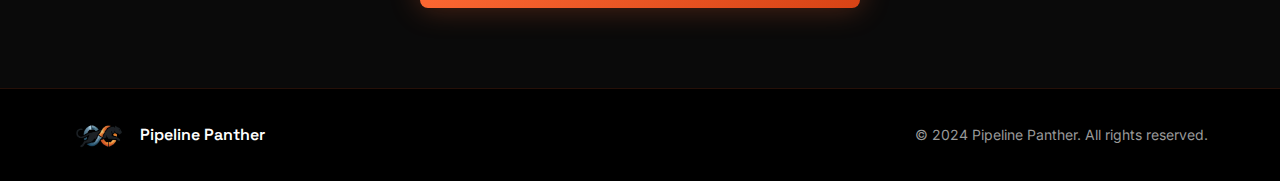
<file: fit-call.html>
<!DOCTYPE html>
<html lang="en">
<head>
    <meta charset="UTF-8">
    <!-- Meta Pixel Code -->
    <script>
    !function(f,b,e,v,n,t,s)
    {if(f.fbq)return;n=f.fbq=function(){n.callMethod?
    n.callMethod.apply(n,arguments):n.queue.push(arguments)};
    if(!f._fbq)f._fbq=n;n.push=n;n.loaded=!0;n.version='2.0';
    n.queue=[];t=b.createElement(e);t.async=!0;
    t.src=v;s=b.getElementsByTagName(e)[0];
    s.parentNode.insertBefore(t,s)}(window, document,'script',
    'https://connect.facebook.net/en_US/fbevents.js');
    fbq('init', '1573051047352593');
    fbq('track', 'PageView');
    </script>
    <noscript><img height="1" width="1" style="display:none"
    src="https://www.facebook.com/tr?id=1573051047352593&ev=PageView&noscript=1"
    /></noscript>
    <!-- End Meta Pixel Code -->
    <meta name="viewport" content="width=device-width, initial-scale=1.0">
    <title>Exclusive Projects Fit Call - Pipeline Panther</title>
    <link rel="icon" type="image/png" href="pipeline panther logo no text.png">
    <link rel="apple-touch-icon" href="pipeline panther logo no text.png">
    <link rel="preconnect" href="https://fonts.googleapis.com">
    <link rel="preconnect" href="https://fonts.gstatic.com" crossorigin>
    <link href="https://fonts.googleapis.com/css2?family=Inter:wght@300;400;500;600;700;800;900&family=Space+Grotesk:wght@400;500;600;700&display=swap" rel="stylesheet">
    <style>
        /* Reset & Base Styles */
        * {
            margin: 0;
            padding: 0;
            box-sizing: border-box;
        }

        :root {
            --primary: #ff6b35;
            --primary-dark: #d84315;
            --primary-darker: #bf360c;
            --orange-light: #ff8c65;
            --dark: #000000;
            --dark-light: #0a0a0a;
            --dark-lighter: #1a1a1a;
            --gray: #333333;
            --gray-light: #666666;
            --gray-lighter: #999999;
            --white: #ffffff;
            --gradient-1: linear-gradient(135deg, #ff6b35 0%, #d84315 50%, #bf360c 100%);
            --gradient-2: linear-gradient(135deg, #000000 0%, #1a1a1a 100%);
            --gradient-orange: linear-gradient(135deg, #ff6b35 0%, #d84315 100%);
            --shadow-sm: 0 1px 2px 0 rgba(0, 0, 0, 0.3);
            --shadow-md: 0 4px 6px -1px rgba(0, 0, 0, 0.4);
            --shadow-lg: 0 10px 15px -3px rgba(0, 0, 0, 0.5);
            --shadow-xl: 0 20px 25px -5px rgba(0, 0, 0, 0.6);
            --shadow-glow: 0 0 30px rgba(255, 107, 53, 0.3);
            --shadow-glow-strong: 0 0 50px rgba(255, 107, 53, 0.5);
        }

        html {
            scroll-behavior: smooth;
        }

        body {
            font-family: 'Inter', -apple-system, BlinkMacSystemFont, 'Segoe UI', sans-serif;
            background: var(--dark);
            color: var(--white);
            line-height: 1.6;
            overflow-x: hidden;
        }

        .container {
            max-width: 1200px;
            margin: 0 auto;
            padding: 0 2rem;
        }

        /* Preloader */
        .preloader {
            position: fixed;
            inset: 0;
            z-index: 9999;
            background: var(--dark);
            display: flex;
            align-items: center;
            justify-content: center;
            transition: opacity 0.5s ease, visibility 0.5s ease;
        }

        .preloader.hidden {
            opacity: 0;
            visibility: hidden;
        }

        .preloader-content {
            text-align: center;
        }

        .preloader-logo {
            margin-bottom: 1.5rem;
            animation: pulse 2s ease-in-out infinite;
        }

        .preloader-logo svg {
            animation: rotate 3s linear infinite;
        }

        .preloader-text {
            font-size: 1.5rem;
            font-weight: 700;
            background: var(--gradient-orange);
            -webkit-background-clip: text;
            -webkit-text-fill-color: transparent;
            background-clip: text;
            margin-bottom: 2rem;
            font-family: 'Space Grotesk', sans-serif;
        }

        .preloader-progress {
            width: 200px;
            height: 4px;
            background: rgba(255, 255, 255, 0.1);
            border-radius: 2px;
            overflow: hidden;
            margin: 0 auto;
        }

        .preloader-bar {
            height: 100%;
            background: var(--gradient-orange);
            width: 0%;
            animation: loading 1.5s ease-in-out forwards;
        }

        @keyframes loading {
            to { width: 100%; }
        }

        @keyframes pulse {
            0%, 100% { opacity: 1; }
            50% { opacity: 0.5; }
        }

        @keyframes rotate {
            from { transform: rotate(0deg); }
            to { transform: rotate(360deg); }
        }

        /* Hero Section */
        .hero {
            min-height: 100vh;
            display: flex;
            align-items: center;
            position: relative;
            overflow: hidden;
            padding: 6rem 0 4rem;
        }

        .hero-background {
            position: absolute;
            top: 0;
            left: 0;
            right: 0;
            bottom: 0;
            z-index: 0;
            overflow: hidden;
        }

        .gradient-orb {
            position: absolute;
            border-radius: 50%;
            filter: blur(100px);
            opacity: 0.2;
            animation: float 20s infinite ease-in-out;
        }

        .orb-1 {
            width: 600px;
            height: 600px;
            background: var(--primary);
            top: -300px;
            left: -300px;
            animation-delay: 0s;
        }

        .orb-2 {
            width: 500px;
            height: 500px;
            background: var(--primary-dark);
            bottom: -250px;
            right: -250px;
            animation-delay: 5s;
        }

        .orb-3 {
            width: 400px;
            height: 400px;
            background: var(--primary-darker);
            top: 50%;
            left: 50%;
            transform: translate(-50%, -50%);
            animation-delay: 10s;
            opacity: 0.1;
        }

        @keyframes float {
            0%, 100% { transform: translate(0, 0) scale(1); }
            33% { transform: translate(30px, -30px) scale(1.1); }
            66% { transform: translate(-20px, 20px) scale(0.9); }
        }

        .grid-pattern {
            position: absolute;
            inset: 0;
            background-image: 
                linear-gradient(rgba(255, 107, 53, 0.03) 1px, transparent 1px),
                linear-gradient(90deg, rgba(255, 107, 53, 0.03) 1px, transparent 1px);
            background-size: 50px 50px;
            opacity: 0.5;
        }

        .hero-wrapper {
            position: relative;
            z-index: 1;
            display: grid;
            grid-template-columns: 1fr 1fr;
            gap: 3rem;
            align-items: start;
        }

        .hero-content {
            text-align: left;
        }

        .micro-headline {
            display: inline-flex;
            align-items: center;
            gap: 0.5rem;
            padding: 0.5rem 1rem;
            background: rgba(255, 107, 53, 0.1);
            border: 1px solid rgba(255, 107, 53, 0.3);
            border-radius: 50px;
            font-size: 0.875rem;
            margin-bottom: 1.5rem;
            color: var(--orange-light);
        }

        .micro-headline svg {
            color: var(--primary);
        }

        .hero-title {
            font-size: 2.75rem;
            font-weight: 800;
            line-height: 1.15;
            margin-bottom: 1.25rem;
            font-family: 'Space Grotesk', sans-serif;
        }

        .title-highlight {
            background: var(--gradient-orange);
            -webkit-background-clip: text;
            -webkit-text-fill-color: transparent;
            background-clip: text;
        }

        .hero-subtitle {
            font-size: 1.125rem;
            color: var(--gray-lighter);
            margin-bottom: 2rem;
            line-height: 1.7;
        }

        .hero-subtitle strong {
            color: var(--white);
        }

        .company-name {
            color: var(--primary);
            font-weight: 600;
        }

        .hero-cta-btn {
            display: inline-flex;
            align-items: center;
            gap: 0.75rem;
            padding: 1rem 2rem;
            background: var(--gradient-orange);
            color: var(--white);
            text-decoration: none;
            border-radius: 8px;
            font-weight: 600;
            font-size: 1rem;
            transition: all 0.3s ease;
            box-shadow: var(--shadow-glow);
            margin-bottom: 2.5rem;
        }

        .hero-cta-btn:hover {
            transform: translateY(-2px);
            box-shadow: var(--shadow-glow-strong);
        }

        .hero-cta-btn svg {
            transition: transform 0.3s ease;
        }

        .hero-cta-btn:hover svg {
            transform: translateX(4px);
        }

        .hero-bullets {
            list-style: none;
        }

        .hero-bullets li {
            display: flex;
            align-items: flex-start;
            gap: 0.75rem;
            margin-bottom: 1rem;
            color: var(--gray-lighter);
            font-size: 0.95rem;
            line-height: 1.6;
        }

        .hero-bullets li svg {
            flex-shrink: 0;
            margin-top: 2px;
            color: var(--primary);
        }

        .hero-bullets li strong {
            color: var(--white);
        }

        /* Booking Card */
        .hero-booking {
            position: relative;
        }

        .booking-card {
            background: rgba(255, 255, 255, 0.03);
            backdrop-filter: blur(20px);
            border: 1px solid rgba(255, 107, 53, 0.25);
            border-radius: 16px;
            overflow: hidden;
            box-shadow: var(--shadow-xl);
        }

        .booking-header {
            display: flex;
            align-items: center;
            gap: 1rem;
            padding: 1.5rem;
            border-bottom: 1px solid rgba(255, 107, 53, 0.15);
            background: rgba(255, 107, 53, 0.05);
        }

        .booking-icon {
            width: 48px;
            height: 48px;
            background: var(--gradient-orange);
            border-radius: 12px;
            display: flex;
            align-items: center;
            justify-content: center;
            color: var(--white);
        }

        .booking-header-text h3 {
            font-size: 1.125rem;
            font-weight: 700;
            font-family: 'Space Grotesk', sans-serif;
            margin-bottom: 0.25rem;
        }

        .booking-header-text p {
            font-size: 0.875rem;
            color: var(--gray-lighter);
        }

        .booking-iframe-container {
            background: var(--dark);
            min-height: 550px;
        }

        .booking-iframe-container iframe {
            width: 100%;
            height: 550px;
            border: none;
        }

        /* Clarifier Section */
        .clarifier {
            padding: 5rem 0;
            background: var(--dark-light);
            position: relative;
        }

        .clarifier::before {
            content: '';
            position: absolute;
            top: 0;
            left: 0;
            right: 0;
            height: 1px;
            background: linear-gradient(90deg, transparent, rgba(255, 107, 53, 0.3), transparent);
        }

        .clarifier-grid {
            display: grid;
            grid-template-columns: repeat(3, 1fr);
            gap: 2rem;
            margin-bottom: 3rem;
        }

        .clarifier-block {
            background: rgba(255, 255, 255, 0.02);
            border: 1px solid rgba(255, 107, 53, 0.2);
            border-radius: 16px;
            padding: 2rem;
            position: relative;
            overflow: hidden;
            transition: border-color 0.3s ease, transform 0.3s ease;
        }

        .clarifier-block::before {
            content: '';
            position: absolute;
            top: 0;
            left: 0;
            right: 0;
            height: 3px;
            background: var(--gradient-orange);
            transform: scaleX(0);
            transition: transform 0.3s ease;
        }

        .clarifier-block:hover {
            border-color: rgba(255, 107, 53, 0.4);
            transform: translateY(-5px);
        }

        .clarifier-block:hover::before {
            transform: scaleX(1);
        }


        .clarifier-block.not-for {
            border-color: rgba(255, 107, 53, 0.15);
        }

        .clarifier-block.not-for::before {
            background: linear-gradient(135deg, #666 0%, #444 100%);
        }

        .block-icon {
            width: 50px;
            height: 50px;
            border-radius: 12px;
            display: flex;
            align-items: center;
            justify-content: center;
            margin-bottom: 1.25rem;
        }

        .block-icon.positive {
            background: rgba(255, 107, 53, 0.15);
            color: var(--primary);
        }

        .block-icon.negative {
            background: rgba(255, 255, 255, 0.05);
            color: var(--gray-lighter);
        }

        .block-icon.info {
            background: rgba(255, 107, 53, 0.15);
            color: var(--primary);
        }

        .clarifier-block h3 {
            font-size: 1.25rem;
            font-weight: 700;
            margin-bottom: 1.25rem;
            font-family: 'Space Grotesk', sans-serif;
        }

        .clarifier-block.not-for h3 {
            color: var(--gray-lighter);
        }

        .clarifier-bullets {
            list-style: none;
        }

        .clarifier-bullets li {
            display: flex;
            align-items: flex-start;
            gap: 0.75rem;
            margin-bottom: 0.875rem;
            color: var(--gray-lighter);
            font-size: 0.9rem;
            line-height: 1.6;
        }

        .clarifier-bullets li:last-child {
            margin-bottom: 0;
        }

        .clarifier-bullets li svg {
            flex-shrink: 0;
            margin-top: 3px;
        }

        .clarifier-bullets li svg.check {
            color: var(--primary);
        }

        .clarifier-bullets li svg.x {
            color: var(--gray-light);
        }

        .clarifier-bullets li svg.arrow {
            color: var(--primary);
        }

        /* Secondary CTA */
        .secondary-cta {
            text-align: center;
            padding-top: 2rem;
            border-top: 1px solid rgba(255, 255, 255, 0.05);
        }

        .secondary-cta-btn {
            display: inline-flex;
            align-items: center;
            gap: 0.75rem;
            padding: 1.125rem 2.5rem;
            background: var(--gradient-orange);
            color: var(--white);
            text-decoration: none;
            border-radius: 8px;
            font-weight: 600;
            font-size: 1.0625rem;
            transition: all 0.3s ease;
            box-shadow: var(--shadow-glow);
        }

        .secondary-cta-btn:hover {
            transform: translateY(-2px);
            box-shadow: var(--shadow-glow-strong);
        }

        .secondary-cta-btn svg {
            transition: transform 0.3s ease;
        }

        .secondary-cta-btn:hover svg {
            transform: translateY(-2px);
        }

        /* Footer */
        .footer {
            background: var(--dark);
            border-top: 1px solid rgba(255, 107, 53, 0.15);
            padding: 2rem 0;
        }

        .footer-content {
            display: flex;
            justify-content: space-between;
            align-items: center;
        }

        .footer-brand {
            display: flex;
            align-items: center;
            gap: 0.75rem;
            font-size: 1rem;
            font-weight: 600;
            font-family: 'Space Grotesk', sans-serif;
            color: var(--white);
        }

        .footer-brand svg {
            color: var(--primary);
        }

        .footer-text {
            color: var(--gray-lighter);
            font-size: 0.875rem;
        }

        /* Responsive */
        @media (max-width: 1024px) {
            .hero-wrapper {
                grid-template-columns: 1fr;
                gap: 3rem;
            }

            .hero-title {
                font-size: 2.25rem;
            }

            .clarifier-grid {
                grid-template-columns: 1fr;
            }

            .hero {
                padding: 6rem 0 3rem;
            }
        }

        @media (max-width: 768px) {
            .hero-title {
                font-size: 1.875rem;
            }

            .hero-subtitle {
                font-size: 1rem;
            }

            .container {
                padding: 0 1.25rem;
            }

            .booking-iframe-container {
                min-height: 600px;
            }

            .booking-iframe-container iframe {
                height: 600px;
            }

            .footer-content {
                flex-direction: column;
                gap: 1rem;
                text-align: center;
            }
        }

        @media (max-width: 480px) {
            .hero {
                padding: 5rem 0 2rem;
            }

            .hero-title {
                font-size: 1.625rem;
            }

            .clarifier-block {
                padding: 1.5rem;
            }

            .hero-cta-btn,
            .secondary-cta-btn {
                width: 100%;
                justify-content: center;
            }
        }
    </style>
</head>
<body>
    <!-- Preloader -->
    <div class="preloader" id="preloader">
        <div class="preloader-content">
            <div class="preloader-logo">
                <svg width="60" height="60" viewBox="0 0 60 60" fill="none" xmlns="http://www.w3.org/2000/svg">
                    <path d="M30 5L35 20L50 25L35 30L30 45L25 30L10 25L25 20L30 5Z" stroke="url(#preloaderGradient)" stroke-width="2" fill="none" stroke-linecap="round" stroke-linejoin="round"/>
                    <defs>
                        <linearGradient id="preloaderGradient" x1="0%" y1="0%" x2="100%" y2="100%">
                            <stop offset="0%" style="stop-color:#ff6b35;stop-opacity:1" />
                            <stop offset="100%" style="stop-color:#d84315;stop-opacity:1" />
                        </linearGradient>
                    </defs>
                </svg>
            </div>
            <div class="preloader-text">Pipeline Panther</div>
            <div class="preloader-progress">
                <div class="preloader-bar"></div>
            </div>
        </div>
    </div>

    <!-- Hero Section -->
    <section class="hero" id="hero">
        <div class="hero-background">
            <div class="gradient-orb orb-1"></div>
            <div class="gradient-orb orb-2"></div>
            <div class="gradient-orb orb-3"></div>
            <div class="grid-pattern"></div>
        </div>
        <div class="container">
            <div class="hero-wrapper">
                <div class="hero-content">
                    <div class="micro-headline">
                        <svg width="16" height="16" viewBox="0 0 16 16" fill="none" xmlns="http://www.w3.org/2000/svg">
                            <path d="M8 1L10 5L14 7L10 9L8 13L6 9L2 7L6 5L8 1Z" stroke="currentColor" stroke-width="1.5" fill="none"/>
                        </svg>
                        <span>You're almost done…</span>
                    </div>
                    <h1 class="hero-title">
                        See if we can keep your <span class="title-highlight">CRM/ERP team busy</span> with exclusive projects
                    </h1>
                    <p class="hero-subtitle">
                        Based on your answers, <span class="company-name">Company</span> looks like a strong fit for our exclusive CRM/ERP Projects Partner program.<br><br>
                        <strong>Book your free Exclusive Projects Fit Call below</strong> to see what a steady flow of pre‑qualified projects in your ideal band could look like.
                    </p>
                    <a href="#calendar" class="hero-cta-btn">
                        Schedule your Exclusive Projects Fit Call
                        <svg width="20" height="20" viewBox="0 0 20 20" fill="none" xmlns="http://www.w3.org/2000/svg">
                            <path d="M4 10H16M16 10L11 5M16 10L11 15" stroke="currentColor" stroke-width="2" stroke-linecap="round" stroke-linejoin="round"/>
                        </svg>
                    </a>
                    <ul class="hero-bullets">
                        <li>
                            <svg width="20" height="20" viewBox="0 0 20 20" fill="none" xmlns="http://www.w3.org/2000/svg">
                                <path d="M5 10L8.5 13.5L15 6.5" stroke="currentColor" stroke-width="2" stroke-linecap="round" stroke-linejoin="round"/>
                            </svg>
                            <span><strong>No fluff:</strong> We'll talk about real projects in your sweet spot, not generic "lead gen."</span>
                        </li>
                        <li>
                            <svg width="20" height="20" viewBox="0 0 20 20" fill="none" xmlns="http://www.w3.org/2000/svg">
                                <path d="M5 10L8.5 13.5L15 6.5" stroke="currentColor" stroke-width="2" stroke-linecap="round" stroke-linejoin="round"/>
                            </svg>
                            <span><strong>Real pipeline impact:</strong> Model what predictable new projects every month would do for your team.</span>
                        </li>
                        <li>
                            <svg width="20" height="20" viewBox="0 0 20 20" fill="none" xmlns="http://www.w3.org/2000/svg">
                                <path d="M5 10L8.5 13.5L15 6.5" stroke="currentColor" stroke-width="2" stroke-linecap="round" stroke-linejoin="round"/>
                            </svg>
                            <span><strong>Fast decision:</strong> In a quick call, you'll know if this is worth testing or not.</span>
                        </li>
                    </ul>
                </div>
                <div class="hero-booking" id="calendar">
                    <div class="booking-card">
                        <div class="booking-header">
                            <div class="booking-icon">
                                <svg width="24" height="24" viewBox="0 0 24 24" fill="none" xmlns="http://www.w3.org/2000/svg">
                                    <rect x="3" y="4" width="18" height="18" rx="2" stroke="currentColor" stroke-width="2" fill="none"/>
                                    <path d="M16 2V6M8 2V6M3 10H21" stroke="currentColor" stroke-width="2" stroke-linecap="round"/>
                                    <circle cx="12" cy="16" r="2" fill="currentColor"/>
                                </svg>
                            </div>
                            <div class="booking-header-text">
                                <h3>Pick a time for your Exclusive Projects Fit Call</h3>
                                <p>30-minute strategy session with our team</p>
                            </div>
                        </div>
                        <div class="booking-iframe-container">
                            <iframe src="https://api.leadconnectorhq.com/widget/booking/8k1OJRjUK105RavPbexx" scrolling="no" id="8k1OJRjUK105RavPbexx_1770066352009"></iframe>
                        </div>
                    </div>
                </div>
            </div>
        </div>
    </section>
    <script src="https://link.msgsndr.com/js/form_embed.js" type="text/javascript"></script>

    <!-- Clarifier Section -->
    <section class="clarifier">
        <div class="container">
            <div class="clarifier-grid">
                <!-- Block A - Who this call is for -->
                <div class="clarifier-block">
                    <div class="block-icon positive">
                        <svg width="24" height="24" viewBox="0 0 24 24" fill="none" xmlns="http://www.w3.org/2000/svg">
                            <path d="M20 6L9 17L4 12" stroke="currentColor" stroke-width="2" stroke-linecap="round" stroke-linejoin="round"/>
                        </svg>
                    </div>
                    <h3>Who this call is for:</h3>
                    <ul class="clarifier-bullets">
                        <li>
                            <svg class="check" width="18" height="18" viewBox="0 0 18 18" fill="none" xmlns="http://www.w3.org/2000/svg">
                                <path d="M4 9L7.5 12.5L14 5.5" stroke="currentColor" stroke-width="2" stroke-linecap="round" stroke-linejoin="round"/>
                            </svg>
                            <span>You implement or revamp CRM/ERP (Salesforce, HubSpot, Dynamics, NetSuite, ServiceNow or similar) for mid‑market B2B/B2C clients.</span>
                        </li>
                        <li>
                            <svg class="check" width="18" height="18" viewBox="0 0 18 18" fill="none" xmlns="http://www.w3.org/2000/svg">
                                <path d="M4 9L7.5 12.5L14 5.5" stroke="currentColor" stroke-width="2" stroke-linecap="round" stroke-linejoin="round"/>
                            </svg>
                            <span>You want more qualified projects, not more shared "leads" your team can't reach.</span>
                        </li>
                        <li>
                            <svg class="check" width="18" height="18" viewBox="0 0 18 18" fill="none" xmlns="http://www.w3.org/2000/svg">
                                <path d="M4 9L7.5 12.5L14 5.5" stroke="currentColor" stroke-width="2" stroke-linecap="round" stroke-linejoin="round"/>
                            </svg>
                            <span>You have the capacity to take on a higher volume of projects per month.</span>
                        </li>
                        <li>
                            <svg class="check" width="18" height="18" viewBox="0 0 18 18" fill="none" xmlns="http://www.w3.org/2000/svg">
                                <path d="M4 9L7.5 12.5L14 5.5" stroke="currentColor" stroke-width="2" stroke-linecap="round" stroke-linejoin="round"/>
                            </svg>
                            <span>You're open to a pay‑for‑performance, no‑retainer way of filling your pipeline.</span>
                        </li>
                    </ul>
                </div>

                <!-- Block B - Who this is NOT for -->
                <div class="clarifier-block not-for">
                    <div class="block-icon negative">
                        <svg width="24" height="24" viewBox="0 0 24 24" fill="none" xmlns="http://www.w3.org/2000/svg">
                            <path d="M18 6L6 18M6 6L18 18" stroke="currentColor" stroke-width="2" stroke-linecap="round" stroke-linejoin="round"/>
                        </svg>
                    </div>
                    <h3>Who this is not for:</h3>
                    <ul class="clarifier-bullets">
                        <li>
                            <svg class="x" width="18" height="18" viewBox="0 0 18 18" fill="none" xmlns="http://www.w3.org/2000/svg">
                                <path d="M13 5L5 13M5 5L13 13" stroke="currentColor" stroke-width="2" stroke-linecap="round" stroke-linejoin="round"/>
                            </svg>
                            <span>Companies that don't implement CRM/ERP and just want any kind of leads.</span>
                        </li>
                        <li>
                            <svg class="x" width="18" height="18" viewBox="0 0 18 18" fill="none" xmlns="http://www.w3.org/2000/svg">
                                <path d="M13 5L5 13M5 5L13 13" stroke="currentColor" stroke-width="2" stroke-linecap="round" stroke-linejoin="round"/>
                            </svg>
                            <span>Firms that are already at full capacity and don't want more work.</span>
                        </li>
                        <li>
                            <svg class="x" width="18" height="18" viewBox="0 0 18 18" fill="none" xmlns="http://www.w3.org/2000/svg">
                                <path d="M13 5L5 13M5 5L13 13" stroke="currentColor" stroke-width="2" stroke-linecap="round" stroke-linejoin="round"/>
                            </svg>
                            <span>Teams looking for a "spray and pray" volume lead vendor instead of better, qualified conversations.</span>
                        </li>
                    </ul>
                </div>

                <!-- Block C - What we'll cover -->
                <div class="clarifier-block">
                    <div class="block-icon info">
                        <svg width="24" height="24" viewBox="0 0 24 24" fill="none" xmlns="http://www.w3.org/2000/svg">
                            <path d="M9 5H7C5.89543 5 5 5.89543 5 7V19C5 20.1046 5.89543 21 7 21H17C18.1046 21 19 20.1046 19 19V7C19 5.89543 18.1046 5 17 5H15" stroke="currentColor" stroke-width="2" stroke-linecap="round"/>
                            <rect x="9" y="3" width="6" height="4" rx="1" stroke="currentColor" stroke-width="2"/>
                            <path d="M9 12H15M9 16H13" stroke="currentColor" stroke-width="2" stroke-linecap="round"/>
                        </svg>
                    </div>
                    <h3>What we'll cover on the call:</h3>
                    <ul class="clarifier-bullets">
                        <li>
                            <svg class="arrow" width="18" height="18" viewBox="0 0 18 18" fill="none" xmlns="http://www.w3.org/2000/svg">
                                <path d="M4 9H14M14 9L10 5M14 9L10 13" stroke="currentColor" stroke-width="2" stroke-linecap="round" stroke-linejoin="round"/>
                            </svg>
                            <span>A quick look at your current pipeline situation.</span>
                        </li>
                        <li>
                            <svg class="arrow" width="18" height="18" viewBox="0 0 18 18" fill="none" xmlns="http://www.w3.org/2000/svg">
                                <path d="M4 9H14M14 9L10 5M14 9L10 13" stroke="currentColor" stroke-width="2" stroke-linecap="round" stroke-linejoin="round"/>
                            </svg>
                            <span>Whether we can reliably introduce you to exclusive, pre‑qualified projects like that each month.</span>
                        </li>
                        <li>
                            <svg class="arrow" width="18" height="18" viewBox="0 0 18 18" fill="none" xmlns="http://www.w3.org/2000/svg">
                                <path d="M4 9H14M14 9L10 5M14 9L10 13" stroke="currentColor" stroke-width="2" stroke-linecap="round" stroke-linejoin="round"/>
                            </svg>
                            <span>Next steps if there's a clear fit – or a clean "no" if there isn't.</span>
                        </li>
                    </ul>
                </div>
            </div>

            <!-- Secondary CTA -->
            <div class="secondary-cta">
                <a href="#calendar" class="secondary-cta-btn">
                    <svg width="20" height="20" viewBox="0 0 20 20" fill="none" xmlns="http://www.w3.org/2000/svg">
                        <rect x="2.5" y="3.5" width="15" height="14" rx="1.5" stroke="currentColor" stroke-width="1.5" fill="none"/>
                        <path d="M13.5 2V5M6.5 2V5M2.5 8H17.5" stroke="currentColor" stroke-width="1.5" stroke-linecap="round"/>
                    </svg>
                    Schedule your Exclusive Projects Fit Call
                </a>
            </div>
        </div>
    </section>

    <!-- Footer -->
    <footer class="footer">
        <div class="container">
            <div class="footer-content">
                <div class="footer-brand">
                    <img src="pipeline panther logo no text.png" alt="Pipeline Panther" class="logo-img" style="height: 28px;">
                    <span>Pipeline Panther</span>
                </div>
                <p class="footer-text">&copy; 2024 Pipeline Panther. All rights reserved.</p>
            </div>
        </div>
    </footer>

    <script>
        // Preloader
        window.addEventListener('load', () => {
            const preloader = document.getElementById('preloader');
            setTimeout(() => {
                preloader.classList.add('hidden');
                setTimeout(() => {
                    preloader.style.display = 'none';
                }, 500);
            }, 1200);
        });


        // Smooth scrolling for anchor links
        document.querySelectorAll('a[href^="#"]').forEach(anchor => {
            anchor.addEventListener('click', function (e) {
                e.preventDefault();
                const target = document.querySelector(this.getAttribute('href'));
                if (target) {
                    const offsetTop = target.offsetTop - 20;
                    window.scrollTo({
                        top: offsetTop,
                        behavior: 'smooth'
                    });
                }
            });
        });

        // Parallax effect for hero background
        window.addEventListener('scroll', () => {
            const scrolled = window.pageYOffset;
            const heroBackground = document.querySelector('.hero-background');
            if (heroBackground && scrolled < window.innerHeight) {
                heroBackground.style.transform = `translateY(${scrolled * 0.3}px)`;
            }
        });

    </script>
</body>
</html>
</file>
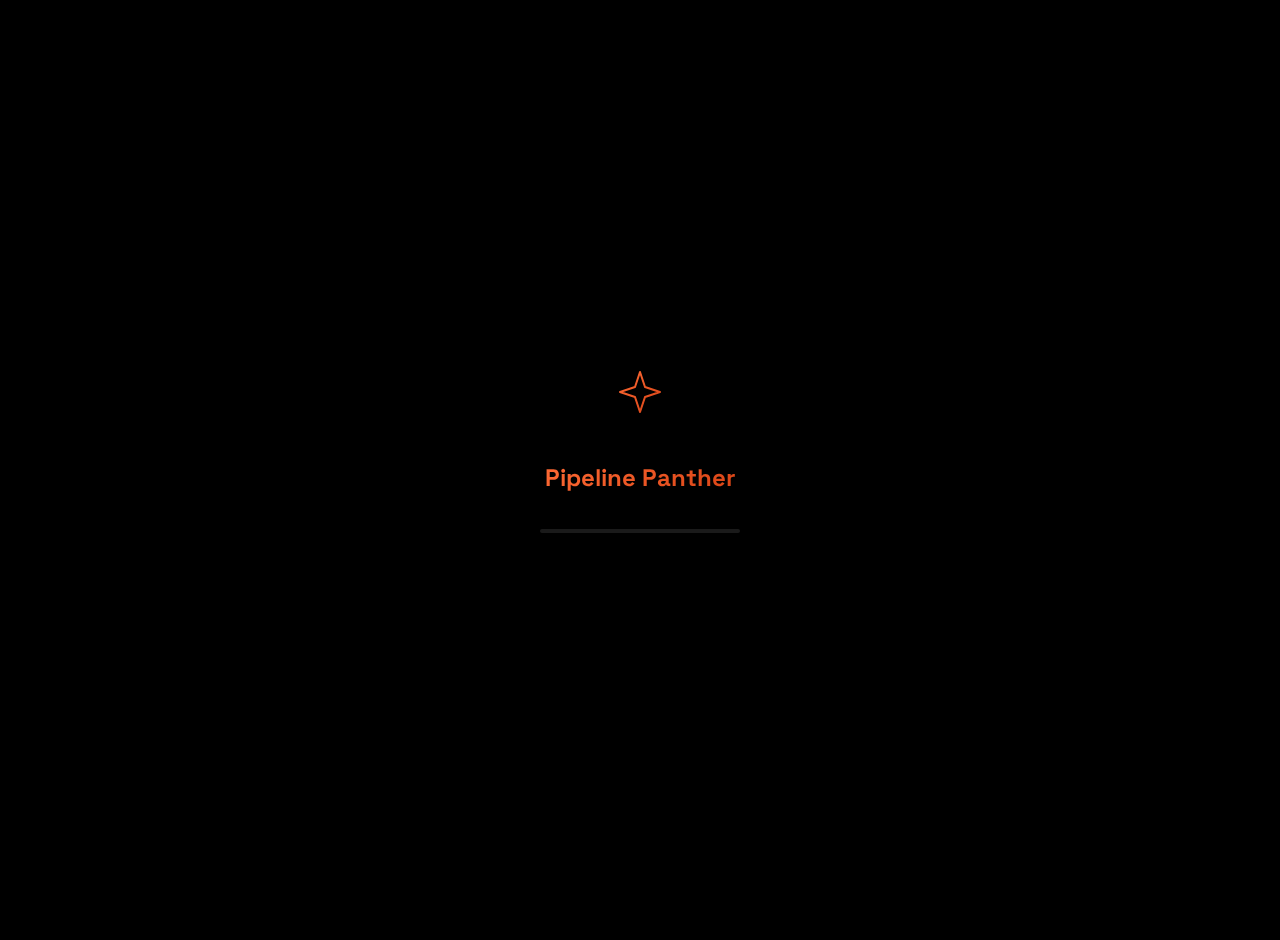
<file: quiz-v2.html>
<!DOCTYPE html>
<html lang="en">
<head>
    <meta charset="UTF-8">
    <meta name="viewport" content="width=device-width, initial-scale=1.0">
    <title>Pipeline Health Quiz - Pipeline Panther</title>
    <link rel="icon" type="image/png" href="pipeline panther logo no text.png">
    <link rel="apple-touch-icon" href="pipeline panther logo no text.png">
    <link rel="stylesheet" href="styles.css">
    <link rel="stylesheet" href="quiz-v2-styles.css">
    <link rel="preconnect" href="https://fonts.googleapis.com">
    <link rel="preconnect" href="https://fonts.gstatic.com" crossorigin>
    <link href="https://fonts.googleapis.com/css2?family=Inter:wght@300;400;500;600;700;800;900&family=Space+Grotesk:wght@400;500;600;700&display=swap" rel="stylesheet">
    
    <script type="application/json" id="leadFormEmbeddedParams">
    {
        "leadForm": {
            "appearance_delay": 0,
            "appearance_delay_mobile": 0,
            "back_button_border_radius": 50,
            "back_button_color": "rgba(232,174,109,1)",
            "back_button_color_hover": "rgba(157,84,14,1)",
            "back_button_enabled": true,
            "back_button_horizontal_padding": null,
            "back_button_position": "center",
            "back_button_text_color": "",
            "back_button_text_size": null,
            "back_button_text_size_mobile": null,
            "back_button_text_weight": "",
            "back_button_vertical_padding": null,
            "back_button_vertical_position": "bottom",
            "back_button_width": "30%",
            "bottom_call_us_bar_enabled": false,
            "button_border_color": "#dd7c00",
            "button_border_radius": null,
            "button_color": "#3c3c3c",
            "button_grid_column_width": 12,
            "button_highlight_color": "",
            "button_highlight_text_color": "",
            "button_horizontal_padding": null,
            "button_hover_color": "#9d540e",
            "button_hover_text_color": "",
            "button_inside_vertical_padding": null,
            "button_text_align": "left",
            "button_text_color": "",
            "button_text_size": null,
            "button_text_size_mobile": null,
            "button_text_weight": "",
            "button_vertical_padding": null,
            "buttons_wrapper_max_width": null,
            "buttons_wrapper_max_width_mobile": null,
            "bypass_otp_check": 0,
            "call_us_bar_color": "",
            "call_us_bar_text_color": "",
            "call_us_bar_text_size": null,
            "call_us_bar_text_weight": "",
            "call_us_phone": "",
            "call_us_text": "",
            "click_pop_classes": "",
            "close_text": "",
            "close_text_color": "",
            "close_text_size": null,
            "close_text_weight": "",
            "code_include_in_document_body": "",
            "code_include_in_document_head": "",
            "custom_js_snippet_on_submission": "",
            "custom_post_url_auth_type": "basic_auth",
            "custom_post_url_basic_auth_password": "",
            "custom_post_url_basic_auth_username": "",
            "custom_post_url_custom_data_formatting": "",
            "custom_post_url_custom_data_formatting_type": "json",
            "custom_post_url_ip_address_field_name": "",
            "custom_post_url_is_dropoff_field_name": "",
            "custom_post_url_lead_id_field_name": "",
            "custom_post_url_oauth1_client_key": "",
            "custom_post_url_oauth1_client_secret": "",
            "custom_post_url_oauth1_realm": "",
            "custom_post_url_oauth1_token": "",
            "custom_post_url_oauth1_token_secret": "",
            "custom_post_url_redirect_error_step": null,
            "custom_post_url_redirect_url_field_name": null,
            "custom_post_url_url_field_name": "",
            "custom_post_url_user_agent_field_name": "",
            "dark_close_button": false,
            "design_template": "fullscreen",
            "email_subject_line": "",
            "form_field_error_cad_postal_code_text": "Please enter a valid Canadian postal code",
            "form_field_error_email_text": "Please enter a valid email address",
            "form_field_error_full_name_text": "Please enter your full name",
            "form_field_error_otp_already_verified_text": "OTP already verified",
            "form_field_error_otp_expired_text": "OTP expired!",
            "form_field_error_otp_invalid_text": "Please enter a valid OTP",
            "form_field_error_phone_text": "Please enter a valid phone",
            "form_field_error_required_text": "this field is required",
            "form_field_error_uk_postal_code_text": "Please enter a valid UK postal code",
            "form_field_error_zip_code_text": "Please enter a 5 digit zip code",
            "form_height": null,
            "form_height_mobile": null,
            "form_width": null,
            "form_width_mobile": null,
            "google_sheets_credentials": null,
            "google_sheets_document_key": "",
            "header_text": "",
            "header_text_color": "",
            "header_text_fallback": "",
            "header_text_size": null,
            "header_text_size_mobile": null,
            "header_text_weight": "",
            "hide_avatar": true,
            "hide_avatar_after_first_step": true,
            "hide_avatar_embedded": true,
            "hide_greeting_message": false,
            "hide_greeting_message_mobile": false,
            "hide_greeting_message_text": false,
            "hide_greeting_message_text_mobile": false,
            "hide_header": false,
            "hide_header_embedded": false,
            "hide_title": false,
            "hide_title_embedded": false,
            "image": null,
            "is_custom_post_url_auth_enabled": false,
            "is_custom_post_url_custom_data_formatting_enabled": false,
            "is_custom_post_url_redirect_enabled": false,
            "is_template": false,
            "left_column_background_color": "rgba(23,22,22,1)",
            "left_column_background_image": null,
            "link_color": "",
            "loading_spinner_color": "",
            "loading_spinner_size": null,
            "loading_spinner_thickness": null,
            "notes": "",
            "offer_headline": "",
            "offer_headline_text_color": "",
            "offer_headline_text_size": null,
            "offer_headline_text_size_mobile": null,
            "offer_headline_text_weight": "",
            "otp_step_try_again_button_label": "Try again",
            "otp_step_try_again_text": "Try again in {otp_seconds} seconds",
            "otp_step_wrong_number_label": "Entered a wrong number or need a new code?",
            "position": "bottom_right",
            "progress_bar_background_color": "#e8ae6d",
            "progress_bar_color": "#ff8f00",
            "progress_bar_text_color": "#fffafa",
            "question_prompt_text": "Click to choose",
            "right_column_background_color": "",
            "right_column_background_image": null,
            "right_column_horizontal_padding": null,
            "slug_name": "pipeline_panther",
            "social_proof_count": 0,
            "social_proof_enabled": true,
            "social_proof_label": "",
            "social_proof_label_fallback": "",
            "social_proof_pure_count": 0,
            "social_proof_text": "",
            "social_proof_text_color": "",
            "social_proof_text_fallback": "",
            "step_heading_color": "",
            "step_heading_modal_color": "",
            "step_heading_modal_size": null,
            "step_heading_modal_size_mobile": null,
            "step_heading_modal_weight": "",
            "step_heading_size": null,
            "step_heading_size_mobile": null,
            "step_heading_weight": "",
            "step_subheading_color": "",
            "step_subheading_size": null,
            "step_subheading_size_mobile": null,
            "step_subheading_weight": "",
            "subheader_text": "",
            "subheader_text_color": "",
            "subheader_text_fallback": "",
            "subheader_text_size": null,
            "subheader_text_size_mobile": null,
            "subheader_text_weight": "",
            "submit_button_additional_text_color": "",
            "submit_button_additional_text_size": null,
            "submit_button_additional_text_size_mobile": null,
            "submit_button_additional_text_weight": "",
            "submit_button_border_color": "",
            "submit_button_color": "#dd7c00",
            "submit_button_hover_color": "#9d540e",
            "submit_button_hover_text_color": "",
            "submit_button_text_color": "",
            "submit_button_text_size": null,
            "submit_button_text_size_mobile": null,
            "submit_button_text_weight": "",
            "tcpa_notice_handler_color": "",
            "tcpa_notice_text_align": "left",
            "tcpa_notice_text_background_color": "",
            "tcpa_notice_text_color": "",
            "tcpa_notice_title_color": "",
            "teaser_bg_color": "",
            "teaser_text_color": "",
            "template_category": "",
            "template_demo_url": "https://leadcapture.io/template?n=pipeline_panther",
            "text_color": "",
            "thank_you_step_text_size": null,
            "thank_you_step_text_size_mobile": null,
            "thank_you_step_text_weight": "",
            "title": "",
            "title_text_color": "",
            "title_text_size": null,
            "title_text_size_mobile": null,
            "title_text_weight": "",
            "top_call_us_bar_enabled": false,
            "welcome_message": "",
            "welcome_message_fallback": "",
            "welcome_message_width": null,
            "welcome_message_width_mobile": null
        },
        "steps": {
            "q1": {
                "questionText": "What best describes your role?",
                "answerOptions": [
                    "VP Sales / Head of Sales / CRO",
                    "Head of Revenue Operations / Sales Operations",
                    "CIO / VP IT / Head of Systems",
                    "Founder / CEO",
                    "Other"
                ]
            },
            "q2": {
                "questionText": "How many full‑time sales reps do you have closing deals?",
                "answerOptions": [
                    "1–2 reps",
                    "3-5 reps",
                    "6-15 reps",
                    "16+ reps",
                    "We don't really have dedicated reps yet"
                ]
            },
            "q3": {
                "questionText": "Roughly how many employees does your company have?",
                "answerOptions": [
                    "2-10",
                    "11-50",
                    "51-250",
                    "250-1,000",
                    "1,000+"
                ]
            },
            "q4": {
                "questionText": "What are you primarily using today to manage deals and pipeline?",
                "answerOptions": [
                    "Salesforce",
                    "Hubspot",
                    "Microsoft Dynamics / Zoho / Pipedrive / other modern CRM",
                    "ERP system (NetSuite, SAP, Oracle, etc.)",
                    "Spreadsheets / email / homegrown tools",
                    "Nothing formal yet"
                ]
            },
            "q5": {
                "questionText": "What's the biggest issue with your current CRM/ERP setup right now?",
                "answerOptions": [
                    "Forecast is off / no clear view of what's really in the pipeline",
                    "Reps don't use it properly / low adoption",
                    "Data is a mess (duplicates, missing fields, inconsistent)",
                    "We outgrew the current setup and it doesn't fit how we sell anymore",
                    "Honestly, it's working fine for us right now"
                ]
            },
            "q6": {
                "questionText": "Which best describes your plans for CRM/ERP implementation?",
                "answerOptions": [
                    "We're actively looking for partners to help us in the next 3 months",
                    "We're looking for partners to help us in the next 4–6 months",
                    "We know we need to fix / revamp this in the next 6–12 months",
                    "We're exploring options, but no clear plan or budget yet",
                    "We have no plans or budget for this right now"
                ]
            },
            "q7": {
                "questionText": "How often does your forecast surprise you versus what deals actually close?",
                "answerOptions": [
                    "Almost every quarter – it's way off",
                    "Often – more off than on",
                    "Sometimes – a bit off, but manageable",
                    "Rarely – usually pretty close"
                ]
            },
            "q8": {
                "questionText": "How much do you trust the data in your CRM/ERP to make decisions?",
                "answerOptions": [
                    "I don't trust it – we double‑check in spreadsheets or go by gut",
                    "Somewhat – we spot‑check and adjust a lot",
                    "Mostly – we can rely on it for most decisions",
                    "Completely – we run the business using it with confidence"
                ]
            },
            "Contact info": {},
            "DQ": {
                "text": "Thank you for taking the assessment. Unfortunately, your company does not fit the required needs for us to give you a proper health score. This could be due to your company size, pipeline setup, etc.",
                "additionalText": ""
            }
        }
    }
    </script>
    <script async type="text/javascript" src="https://api.useleadbot.com/lead-bots/get-pixel-script.js"></script>
    <script type="text/javascript">window.form_token = "GLFT-J9S9TG2ZIHLQX4HENQ9O2V7JRCT";</script>
</head>
<body>
    <!-- Preloader -->
    <div class="preloader" id="preloader">
        <div class="preloader-content">
            <div class="preloader-logo">
                <svg width="60" height="60" viewBox="0 0 60 60" fill="none" xmlns="http://www.w3.org/2000/svg">
                    <path d="M30 5L35 20L50 25L35 30L30 45L25 30L10 25L25 20L30 5Z" stroke="url(#preloaderGradient)" stroke-width="2" fill="none" stroke-linecap="round" stroke-linejoin="round"/>
                    <defs>
                        <linearGradient id="preloaderGradient" x1="0%" y1="0%" x2="100%" y2="100%">
                            <stop offset="0%" style="stop-color:#ff6b35;stop-opacity:1" />
                            <stop offset="100%" style="stop-color:#d84315;stop-opacity:1" />
                        </linearGradient>
                    </defs>
                </svg>
            </div>
            <div class="preloader-text">Pipeline Panther</div>
            <div class="preloader-progress">
                <div class="preloader-bar"></div>
            </div>
        </div>
    </div>

    <!-- Navigation -->
    <nav class="navbar">
        <div class="nav-container">
            <a href="index.html" class="logo">
                <svg class="logo-icon" width="32" height="32" viewBox="0 0 32 32" fill="none" xmlns="http://www.w3.org/2000/svg">
                    <path d="M16 3L19 10L26 13L19 16L16 23L13 16L6 13L13 10L16 3Z" stroke="currentColor" stroke-width="2" fill="none" stroke-linecap="round" stroke-linejoin="round"/>
                </svg>
                <span class="logo-text">Pipeline Panther</span>
            </a>
        </div>
    </nav>

    <!-- Quiz Container -->
    <div class="quiz-container">
        <!-- Embedded Form Container -->
        <div id="leadforms-embd-form"></div>
        <div class="leadforms-embd-form"><!-- First form --></div>
        <div class="leadforms-embd-form"><!-- Second form --></div>
    </div>

    <script src="script.js"></script>
</body>
</html>
</file>
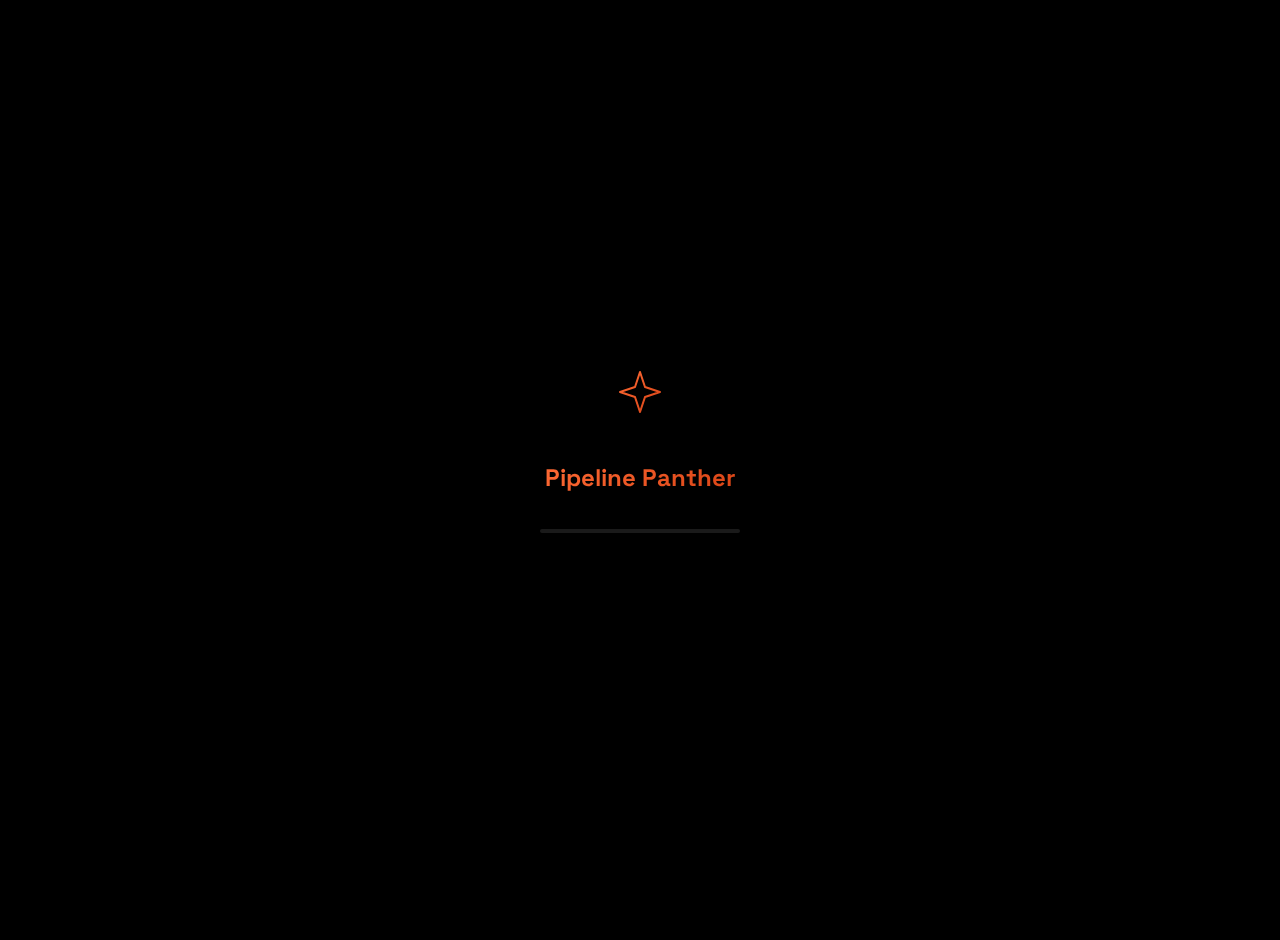
<file: quiz.html>
<!DOCTYPE html>
<html lang="en">
<head>
    <meta charset="UTF-8">
    <script src="https://trace.nokhaos.com/latest/trace.js"></script>
    <meta name="viewport" content="width=device-width, initial-scale=1.0">
    <title>Pipeline Health Quiz - Pipeline Panther</title>
    <link rel="icon" type="image/png" href="pipeline panther logo no text.png">
    <link rel="apple-touch-icon" href="pipeline panther logo no text.png">
    <link rel="stylesheet" href="styles.css">
    <link rel="stylesheet" href="quiz-styles.css">
    <link rel="preconnect" href="https://fonts.googleapis.com">
    <link rel="preconnect" href="https://fonts.gstatic.com" crossorigin>
    <link href="https://fonts.googleapis.com/css2?family=Inter:wght@300;400;500;600;700;800;900&family=Space+Grotesk:wght@400;500;600;700&display=swap" rel="stylesheet">
</head>
<body>
    <!-- Preloader -->
    <div class="preloader" id="preloader">
        <div class="preloader-content">
            <div class="preloader-logo">
                <svg width="60" height="60" viewBox="0 0 60 60" fill="none" xmlns="http://www.w3.org/2000/svg">
                    <path d="M30 5L35 20L50 25L35 30L30 45L25 30L10 25L25 20L30 5Z" stroke="url(#preloaderGradient)" stroke-width="2" fill="none" stroke-linecap="round" stroke-linejoin="round"/>
                    <defs>
                        <linearGradient id="preloaderGradient" x1="0%" y1="0%" x2="100%" y2="100%">
                            <stop offset="0%" style="stop-color:#ff6b35;stop-opacity:1" />
                            <stop offset="100%" style="stop-color:#d84315;stop-opacity:1" />
                        </linearGradient>
                    </defs>
                </svg>
            </div>
            <div class="preloader-text">Pipeline Panther</div>
            <div class="preloader-progress">
                <div class="preloader-bar"></div>
            </div>
        </div>
    </div>

    <!-- Navigation -->
    <nav class="navbar">
        <div class="nav-container">
            <a href="index.html" class="logo">
                <svg class="logo-icon" width="32" height="32" viewBox="0 0 32 32" fill="none" xmlns="http://www.w3.org/2000/svg">
                    <path d="M16 3L19 10L26 13L19 16L16 23L13 16L6 13L13 10L16 3Z" stroke="currentColor" stroke-width="2" fill="none" stroke-linecap="round" stroke-linejoin="round"/>
                </svg>
                <span class="logo-text">Pipeline Panther</span>
            </a>
        </div>
    </nav>

    <!-- Quiz Container -->
    <div class="quiz-container">
        <div class="quiz-progress">
            <div class="progress-bar" id="progressBar"></div>
        </div>

        <!-- Intro Screen -->
        <div class="quiz-screen active" id="intro">
            <div class="quiz-content">
                <div class="quiz-intro-icon">
                    <svg width="64" height="64" viewBox="0 0 64 64" fill="none" xmlns="http://www.w3.org/2000/svg">
                        <path d="M32 6L38 20L52 26L38 32L32 46L26 32L12 26L26 20L32 6Z" stroke="currentColor" stroke-width="2" fill="none" stroke-linecap="round" stroke-linejoin="round"/>
                        <circle cx="32" cy="26" r="6" stroke="currentColor" stroke-width="2" fill="none"/>
                    </svg>
                </div>
                <h1 class="quiz-title">Pipeline Health Assessment</h1>
                <p class="quiz-intro-text">Answer 8 quick questions to see how healthy your pipeline really is. Takes under 2 minutes.</p>
                <button class="btn btn-primary btn-large" onclick="startQuiz()">Start Quiz</button>
            </div>
        </div>

        <!-- Question 1 -->
        <div class="quiz-screen" id="q1" data-question="1">
            <div class="quiz-content">
                <div class="question-header">
                    <span class="question-number">Question 1 of 8</span>
                    <h2 class="question-title">What best describes your role?</h2>
                </div>
                <div class="options-list">
                    <label class="option-item">
                        <input type="radio" name="q1" value="VP Sales / Head of Sales / CRO" required>
                        <span class="option-text">VP Sales / Head of Sales / CRO</span>
                    </label>
                    <label class="option-item">
                        <input type="radio" name="q1" value="Head of Revenue Operations / Sales Operations" required>
                        <span class="option-text">Head of Revenue Operations / Sales Operations</span>
                    </label>
                    <label class="option-item">
                        <input type="radio" name="q1" value="CIO / VP IT / Head of Systems" required>
                        <span class="option-text">CIO / VP IT / Head of Systems</span>
                    </label>
                    <label class="option-item">
                        <input type="radio" name="q1" value="Founder / CEO" required>
                        <span class="option-text">Founder / CEO</span>
                    </label>
                    <label class="option-item">
                        <input type="radio" name="q1" value="Other" required>
                        <span class="option-text">Other</span>
                    </label>
                </div>
                <button class="btn btn-primary" onclick="nextQuestion(1)">Next</button>
            </div>
        </div>

        <!-- Question 2 -->
        <div class="quiz-screen" id="q2" data-question="2">
            <div class="quiz-content">
                <div class="question-header">
                    <span class="question-number">Question 2 of 8</span>
                    <h2 class="question-title">How many full‑time B2B sales reps do you have closing deals?</h2>
                </div>
                <div class="options-list">
                    <label class="option-item">
                        <input type="radio" name="q2" value="1–2 reps" required>
                        <span class="option-text">1–2 reps</span>
                    </label>
                    <label class="option-item">
                        <input type="radio" name="q2" value="3–5 reps" required>
                        <span class="option-text">3–5 reps</span>
                    </label>
                    <label class="option-item">
                        <input type="radio" name="q2" value="6–15 reps" required>
                        <span class="option-text">6–15 reps</span>
                    </label>
                    <label class="option-item">
                        <input type="radio" name="q2" value="16+ reps" required>
                        <span class="option-text">16+ reps</span>
                    </label>
                    <label class="option-item">
                        <input type="radio" name="q2" value="We don't really have dedicated reps yet" required>
                        <span class="option-text">We don't really have dedicated reps yet</span>
                    </label>
                </div>
                <div class="quiz-nav">
                    <button class="btn btn-secondary" onclick="prevQuestion(2)">Back</button>
                    <button class="btn btn-primary" onclick="nextQuestion(2)">Next</button>
                </div>
            </div>
        </div>

        <!-- Question 3 -->
        <div class="quiz-screen" id="q3" data-question="3">
            <div class="quiz-content">
                <div class="question-header">
                    <span class="question-number">Question 3 of 8</span>
                    <h2 class="question-title">Roughly how many employees does your company have?</h2>
                </div>
                <div class="options-list">
                    <label class="option-item">
                        <input type="radio" name="q3" value="10–29" required>
                        <span class="option-text">10–29</span>
                    </label>
                    <label class="option-item">
                        <input type="radio" name="q3" value="30–49" required>
                        <span class="option-text">30–49</span>
                    </label>
                    <label class="option-item">
                        <input type="radio" name="q3" value="50–249" required>
                        <span class="option-text">50–249</span>
                    </label>
                    <label class="option-item">
                        <input type="radio" name="q3" value="250–999" required>
                        <span class="option-text">250–999</span>
                    </label>
                    <label class="option-item">
                        <input type="radio" name="q3" value="1,000+" required>
                        <span class="option-text">1,000+</span>
                    </label>
                </div>
                <div class="quiz-nav">
                    <button class="btn btn-secondary" onclick="prevQuestion(3)">Back</button>
                    <button class="btn btn-primary" onclick="nextQuestion(3)">Next</button>
                </div>
            </div>
        </div>

        <!-- Question 4 -->
        <div class="quiz-screen" id="q4" data-question="4">
            <div class="quiz-content">
                <div class="question-header">
                    <span class="question-number">Question 4 of 8</span>
                    <h2 class="question-title">What are you primarily using today to manage deals and pipeline?</h2>
                </div>
                <div class="options-list">
                    <label class="option-item">
                        <input type="radio" name="q4" value="Salesforce" required>
                        <span class="option-text">Salesforce</span>
                    </label>
                    <label class="option-item">
                        <input type="radio" name="q4" value="HubSpot" required>
                        <span class="option-text">HubSpot</span>
                    </label>
                    <label class="option-item">
                        <input type="radio" name="q4" value="Microsoft Dynamics / Zoho / Pipedrive / other modern CRM" required>
                        <span class="option-text">Microsoft Dynamics / Zoho / Pipedrive / other modern CRM</span>
                    </label>
                    <label class="option-item">
                        <input type="radio" name="q4" value="ERP system (NetSuite, SAP, Oracle, etc.)" required>
                        <span class="option-text">ERP system (NetSuite, SAP, Oracle, etc.)</span>
                    </label>
                    <label class="option-item">
                        <input type="radio" name="q4" value="Spreadsheets / email / homegrown tools" required>
                        <span class="option-text">Spreadsheets / email / homegrown tools</span>
                    </label>
                    <label class="option-item">
                        <input type="radio" name="q4" value="Nothing formal yet" required>
                        <span class="option-text">Nothing formal yet</span>
                    </label>
                </div>
                <div class="quiz-nav">
                    <button class="btn btn-secondary" onclick="prevQuestion(4)">Back</button>
                    <button class="btn btn-primary" onclick="nextQuestion(4)">Next</button>
                </div>
            </div>
        </div>

        <!-- Question 5 -->
        <div class="quiz-screen" id="q5" data-question="5">
            <div class="quiz-content">
                <div class="question-header">
                    <span class="question-number">Question 5 of 8</span>
                    <h2 class="question-title">What's the biggest issue with your current CRM/ERP setup right now?</h2>
                </div>
                <div class="options-list">
                    <label class="option-item">
                        <input type="radio" name="q5" value="Forecast is off / no clear view of what's really in the pipeline" required>
                        <span class="option-text">Forecast is off / no clear view of what's really in the pipeline</span>
                    </label>
                    <label class="option-item">
                        <input type="radio" name="q5" value="Reps don't use it properly / low adoption" required>
                        <span class="option-text">Reps don't use it properly / low adoption</span>
                    </label>
                    <label class="option-item">
                        <input type="radio" name="q5" value="Data is a mess (duplicates, missing fields, inconsistent)" required>
                        <span class="option-text">Data is a mess (duplicates, missing fields, inconsistent)</span>
                    </label>
                    <label class="option-item">
                        <input type="radio" name="q5" value="We outgrew the current setup and it doesn't fit how we sell anymore" required>
                        <span class="option-text">We outgrew the current setup and it doesn't fit how we sell anymore</span>
                    </label>
                    <label class="option-item">
                        <input type="radio" name="q5" value="Honestly, it's working fine for us right now" required>
                        <span class="option-text">Honestly, it's working fine for us right now</span>
                    </label>
                </div>
                <div class="quiz-nav">
                    <button class="btn btn-secondary" onclick="prevQuestion(5)">Back</button>
                    <button class="btn btn-primary" onclick="nextQuestion(5)">Next</button>
                </div>
            </div>
        </div>

        <!-- Question 6 -->
        <div class="quiz-screen" id="q6" data-question="6">
            <div class="quiz-content">
                <div class="question-header">
                    <span class="question-number">Question 6 of 8</span>
                    <h2 class="question-title">Which best describes your plans for CRM/ERP implementation?</h2>
                </div>
                <div class="options-list">
                    <label class="option-item">
                        <input type="radio" name="q6" value="We're actively looking for partners to help us in the next 3 months" required>
                        <span class="option-text">We're actively looking for partners to help us in the next 3 months</span>
                    </label>
                    <label class="option-item">
                        <input type="radio" name="q6" value="We're actively looking for partners to help us in the next 4–6 months" required>
                        <span class="option-text">We're actively looking for partners to help us in the next 4–6 months</span>
                    </label>
                    <label class="option-item">
                        <input type="radio" name="q6" value="We know we need to fix / revamp this in the next 6–12 months" required>
                        <span class="option-text">We know we need to fix / revamp this in the next 6–12 months</span>
                    </label>
                    <label class="option-item">
                        <input type="radio" name="q6" value="We're exploring options, but no clear plan or budget yet" required>
                        <span class="option-text">We're exploring options, but no clear plan or budget yet</span>
                    </label>
                    <label class="option-item">
                        <input type="radio" name="q6" value="We have no plans or budget for this right now" required>
                        <span class="option-text">We have no plans or budget for this right now</span>
                    </label>
                </div>
                <div class="quiz-nav">
                    <button class="btn btn-secondary" onclick="prevQuestion(6)">Back</button>
                    <button class="btn btn-primary" onclick="nextQuestion(6)">Next</button>
                </div>
            </div>
        </div>

        <!-- Question 7 -->
        <div class="quiz-screen" id="q7" data-question="7">
            <div class="quiz-content">
                <div class="question-header">
                    <span class="question-number">Question 7 of 8</span>
                    <h2 class="question-title">How often does your forecast surprise you versus what deals actually close?</h2>
                </div>
                <div class="options-list">
                    <label class="option-item">
                        <input type="radio" name="q7" value="Almost every quarter – it's way off" required>
                        <span class="option-text">Almost every quarter – it's way off</span>
                    </label>
                    <label class="option-item">
                        <input type="radio" name="q7" value="Often – more off than on" required>
                        <span class="option-text">Often – more off than on</span>
                    </label>
                    <label class="option-item">
                        <input type="radio" name="q7" value="Sometimes – a bit off, but manageable" required>
                        <span class="option-text">Sometimes – a bit off, but manageable</span>
                    </label>
                    <label class="option-item">
                        <input type="radio" name="q7" value="Rarely – usually pretty close" required>
                        <span class="option-text">Rarely – usually pretty close</span>
                    </label>
                </div>
                <div class="quiz-nav">
                    <button class="btn btn-secondary" onclick="prevQuestion(7)">Back</button>
                    <button class="btn btn-primary" onclick="nextQuestion(7)">Next</button>
                </div>
            </div>
        </div>

        <!-- Question 8 -->
        <div class="quiz-screen" id="q8" data-question="8">
            <div class="quiz-content">
                <div class="question-header">
                    <span class="question-number">Question 8 of 8</span>
                    <h2 class="question-title">How much do you trust the data in your CRM/ERP to make decisions?</h2>
                </div>
                <div class="options-list">
                    <label class="option-item">
                        <input type="radio" name="q8" value="I don't trust it – we double‑check in spreadsheets or gut" required>
                        <span class="option-text">I don't trust it – we double‑check in spreadsheets or gut</span>
                    </label>
                    <label class="option-item">
                        <input type="radio" name="q8" value="Somewhat – we spot‑check and adjust a lot" required>
                        <span class="option-text">Somewhat – we spot‑check and adjust a lot</span>
                    </label>
                    <label class="option-item">
                        <input type="radio" name="q8" value="Mostly – we can rely on it for most decisions" required>
                        <span class="option-text">Mostly – we can rely on it for most decisions</span>
                    </label>
                    <label class="option-item">
                        <input type="radio" name="q8" value="Completely – we run the business off it with confidence" required>
                        <span class="option-text">Completely – we run the business off it with confidence</span>
                    </label>
                </div>
                <div class="quiz-nav">
                    <button class="btn btn-secondary" onclick="prevQuestion(8)">Back</button>
                    <button class="btn btn-primary" onclick="nextQuestion(8)">Next</button>
                </div>
            </div>
        </div>

        <!-- Contact Form -->
        <div class="quiz-screen" id="contact-form">
            <div class="quiz-content">
                <div class="question-header">
                    <h2 class="question-title">Get Your Results</h2>
                    <p class="question-subtitle">Enter your details to receive your personalized pipeline health score.</p>
                </div>
                <form class="contact-form" id="quizForm" onsubmit="submitQuiz(event)">
                    <div class="form-row">
                        <div class="form-group">
                            <label for="firstName">First Name</label>
                            <input type="text" id="firstName" name="firstName" required>
                        </div>
                        <div class="form-group">
                            <label for="lastName">Last Name</label>
                            <input type="text" id="lastName" name="lastName" required>
                        </div>
                    </div>
                    <div class="form-group">
                        <label for="email">Company Email</label>
                        <input type="email" id="email" name="email" required>
                    </div>
                    <div class="form-group">
                        <label for="company">Company Name</label>
                        <input type="text" id="company" name="company" required>
                    </div>
                    <div class="form-row">
                        <div class="form-group">
                            <label for="phone">Phone</label>
                            <input type="tel" id="phone" name="phone">
                        </div>
                        <div class="form-group">
                            <label for="website">Website</label>
                            <input type="url" id="website" name="website">
                        </div>
                    </div>
                    <button type="submit" class="btn btn-primary btn-large btn-full">Get My Results</button>
                </form>
            </div>
        </div>

        <!-- Results Screen -->
        <div class="quiz-screen" id="results">
            <div class="quiz-content">
                <div id="resultsContent"></div>
            </div>
        </div>
    </div>

    <script src="quiz.js"></script>
    <script src="script.js"></script>
</body>
</html>
</file>
<file: quiz-v2-styles.css>
/* Quiz V2 Specific Styles */
:root {
    --progress-bar-color: #ff8f00;
    --progress-bar-bg: #e8ae6d;
    --progress-bar-text: #fffafa;
    --button-color: #3c3c3c;
    --button-hover-color: #9d540e;
    --button-border-color: #dd7c00;
    --submit-button-color: #dd7c00;
    --submit-button-hover-color: #9d540e;
    --back-button-color: rgba(232,174,109,1);
    --back-button-hover-color: rgba(157,84,14,1);
    --left-column-bg: rgba(23,22,22,1);
}

.quiz-container {
    min-height: 100vh;
    padding-top: 80px;
    background: var(--dark);
    position: relative;
}

/* Embedded Form Container */
#leadforms-embd-form,
.leadforms-embd-form {
    width: 100%;
    min-height: calc(100vh - 80px);
    position: relative;
}

.leadforms-embd-form:not(:first-of-type) {
    display: none; /* Hide additional forms by default, show when needed */
}

.quiz-progress {
    position: fixed;
    top: 70px;
    left: 0;
    right: 0;
    height: 4px;
    background: var(--progress-bar-bg);
    z-index: 999;
}

.progress-bar {
    height: 100%;
    background: var(--progress-bar-color);
    width: 0%;
    transition: width 0.3s ease;
    box-shadow: 0 0 10px rgba(255, 143, 0, 0.5);
    color: var(--progress-bar-text);
}

.quiz-screen {
    display: none;
    padding: 4rem 2rem;
    min-height: calc(100vh - 80px);
}

.quiz-screen.active {
    display: block;
}

.quiz-content {
    max-width: 700px;
    margin: 0 auto;
}

/* Intro Screen */
.quiz-intro-icon {
    text-align: center;
    margin-bottom: 2rem;
    color: var(--primary);
}

.quiz-title {
    font-size: 3rem;
    font-weight: 700;
    text-align: center;
    margin-bottom: 1.5rem;
    font-family: 'Space Grotesk', sans-serif;
}

.quiz-intro-text {
    font-size: 1.25rem;
    text-align: center;
    color: var(--gray-lighter);
    margin-bottom: 3rem;
    line-height: 1.8;
}

/* Question Styles */
.question-header {
    margin-bottom: 3rem;
}

.question-number {
    display: inline-block;
    padding: 0.5rem 1rem;
    background: rgba(255, 107, 53, 0.1);
    border: 1px solid rgba(255, 107, 53, 0.3);
    border-radius: 50px;
    font-size: 0.875rem;
    color: var(--primary-light);
    margin-bottom: 1rem;
}

.question-title {
    font-size: 2rem;
    font-weight: 700;
    margin-bottom: 0.5rem;
    font-family: 'Space Grotesk', sans-serif;
    line-height: 1.3;
}

.question-subtitle {
    font-size: 1.125rem;
    color: var(--gray-lighter);
    margin-top: 0.5rem;
}

/* Options */
.options-list {
    display: flex;
    flex-direction: column;
    gap: 1rem;
    margin-bottom: 2rem;
}

.option-item {
    display: flex;
    align-items: center;
    padding: 1.25rem;
    background: rgba(255, 255, 255, 0.03);
    border: 2px solid var(--button-border-color);
    border-radius: 12px;
    cursor: pointer;
    transition: all 0.3s ease;
    position: relative;
    text-align: left;
}

.option-item:hover {
    background: rgba(255, 107, 53, 0.1);
    border-color: var(--button-hover-color);
    transform: translateX(5px);
}

.option-item input[type="radio"] {
    width: 20px;
    height: 20px;
    margin-right: 1rem;
    cursor: pointer;
    accent-color: var(--button-border-color);
    flex-shrink: 0;
}

.option-item input[type="radio"]:checked + .option-text {
    color: var(--white);
    font-weight: 600;
}

.option-item:has(input[type="radio"]:checked) {
    background: rgba(255, 107, 53, 0.15);
    border-color: var(--button-border-color);
    box-shadow: 0 0 20px rgba(255, 107, 53, 0.2);
}

.option-text {
    color: var(--gray-lighter);
    font-size: 1rem;
    line-height: 1.6;
    transition: color 0.3s ease;
}

/* Quiz Navigation */
.quiz-nav {
    display: flex;
    gap: 1rem;
    justify-content: space-between;
    margin-top: 2rem;
}

.quiz-nav .btn {
    flex: 1;
}

.btn-secondary {
    background: var(--back-button-color);
    color: var(--white);
    border: 1px solid var(--back-button-color);
    border-radius: 50px;
    padding: 1rem 2.5rem;
    font-weight: 400;
    text-decoration: none;
    transition: all 0.3s ease;
    display: inline-block;
    cursor: pointer;
    font-size: 0.9375rem;
    font-family: inherit;
    letter-spacing: 1px;
    text-transform: uppercase;
    width: 30%;
    margin: 0 auto;
}

.btn-secondary:hover {
    background: var(--back-button-hover-color);
    border-color: var(--back-button-hover-color);
    transform: translateY(-2px);
}

/* Contact Form */
.contact-form {
    margin-top: 2rem;
}

.form-row {
    display: grid;
    grid-template-columns: 1fr 1fr;
    gap: 1.5rem;
    margin-bottom: 1.5rem;
}

.form-group {
    display: flex;
    flex-direction: column;
    margin-bottom: 1.5rem;
}

.form-group label {
    font-weight: 500;
    margin-bottom: 0.5rem;
    color: var(--gray-lighter);
    font-size: 0.875rem;
}

.form-group input {
    padding: 0.875rem;
    background: rgba(255, 255, 255, 0.05);
    border: 1px solid rgba(255, 107, 53, 0.2);
    border-radius: 8px;
    color: var(--white);
    font-family: inherit;
    font-size: 1rem;
    transition: all 0.3s ease;
}

.form-group input:focus {
    outline: none;
    border-color: var(--submit-button-color);
    box-shadow: 0 0 0 3px rgba(221, 124, 0, 0.1);
    background: rgba(255, 255, 255, 0.08);
}

.btn-primary {
    background: var(--submit-button-color);
    color: var(--white);
    border: 1px solid var(--submit-button-color);
}

.btn-primary:hover {
    background: var(--submit-button-hover-color);
    border-color: var(--submit-button-hover-color);
}

.btn-full {
    width: 100%;
}

/* Disqualification Screen */
.dq-content {
    text-align: center;
    padding: 3rem 2rem;
}

.dq-title {
    font-size: 2.5rem;
    font-weight: 700;
    margin-bottom: 2rem;
    font-family: 'Space Grotesk', sans-serif;
    color: var(--white);
}

.dq-text {
    font-size: 1.25rem;
    line-height: 1.8;
    color: var(--gray-lighter);
    margin-bottom: 1.5rem;
    max-width: 600px;
    margin-left: auto;
    margin-right: auto;
}

.dq-additional-text {
    font-size: 1rem;
    line-height: 1.8;
    color: var(--gray-lighter);
    margin-bottom: 2rem;
    max-width: 600px;
    margin-left: auto;
    margin-right: auto;
}

/* Results */
.result-header {
    text-align: center;
    padding: 3rem 2rem;
    border-radius: 16px;
    margin-bottom: 3rem;
    background: rgba(255, 255, 255, 0.03);
    border: 2px solid;
}

.result-header.tier-a {
    border-color: #ff4444;
    background: rgba(255, 68, 68, 0.1);
}

.result-header.tier-b {
    border-color: #ffaa00;
    background: rgba(255, 170, 0, 0.1);
}

.result-header.tier-c {
    border-color: #ff6b35;
    background: rgba(255, 107, 53, 0.1);
}

.result-score {
    font-size: 4rem;
    font-weight: 700;
    font-family: 'Space Grotesk', sans-serif;
    margin-bottom: 1rem;
    background: var(--gradient-orange);
    -webkit-background-clip: text;
    -webkit-text-fill-color: transparent;
    background-clip: text;
}

.result-label {
    font-size: 1.5rem;
    font-weight: 600;
    color: var(--white);
    font-family: 'Space Grotesk', sans-serif;
}

.result-content {
    margin-bottom: 3rem;
}

.result-text {
    font-size: 1.125rem;
    line-height: 1.8;
    color: var(--gray-lighter);
    margin-bottom: 1.5rem;
}

.result-text strong {
    color: var(--white);
    font-weight: 600;
}

.result-cta {
    text-align: center;
    padding: 3rem 2rem;
    background: rgba(255, 255, 255, 0.03);
    border: 1px solid rgba(255, 107, 53, 0.2);
    border-radius: 16px;
}

.result-cta h3 {
    font-size: 2rem;
    font-weight: 700;
    margin-bottom: 1rem;
    font-family: 'Space Grotesk', sans-serif;
}

.result-cta p {
    font-size: 1.125rem;
    color: var(--gray-lighter);
    margin-bottom: 2rem;
}

/* Responsive */
@media (max-width: 768px) {
    .quiz-container {
        padding-top: 70px;
    }
    
    .quiz-screen {
        padding: 2rem 1rem;
    }
    
    .quiz-title {
        font-size: 2rem;
    }
    
    .question-title {
        font-size: 1.5rem;
    }
    
    .form-row {
        grid-template-columns: 1fr;
    }
    
    .quiz-nav {
        flex-direction: column;
    }
    
    .btn-secondary {
        width: 100%;
    }
    
    .result-score {
        font-size: 3rem;
    }
    
    .result-label {
        font-size: 1.25rem;
    }
    
    .dq-title {
        font-size: 2rem;
    }
    
    .dq-text {
        font-size: 1.125rem;
    }
}

@media (max-width: 480px) {
    .quiz-title {
        font-size: 1.75rem;
    }
    
    .question-title {
        font-size: 1.25rem;
    }
    
    .option-item {
        padding: 1rem;
    }
    
    .option-text {
        font-size: 0.875rem;
    }
    
    .dq-title {
        font-size: 1.75rem;
    }
    
    .dq-text {
        font-size: 1rem;
    }
}
</file>
<file: quiz-styles.css>
/* Quiz Specific Styles */
.quiz-container {
    min-height: 100vh;
    padding-top: 80px;
    background: var(--dark);
    position: relative;
}

.quiz-progress {
    position: fixed;
    top: 70px;
    left: 0;
    right: 0;
    height: 4px;
    background: rgba(255, 255, 255, 0.1);
    z-index: 999;
}

.progress-bar {
    height: 100%;
    background: var(--gradient-orange);
    width: 0%;
    transition: width 0.3s ease;
    box-shadow: 0 0 10px rgba(255, 107, 53, 0.5);
}

.quiz-screen {
    display: none;
    padding: 4rem 2rem;
    min-height: calc(100vh - 80px);
}

.quiz-screen.active {
    display: block;
}

.quiz-content {
    max-width: 700px;
    margin: 0 auto;
}

/* Intro Screen */
.quiz-intro-icon {
    text-align: center;
    margin-bottom: 2rem;
    color: var(--primary);
}

.quiz-title {
    font-size: 3rem;
    font-weight: 700;
    text-align: center;
    margin-bottom: 1.5rem;
    font-family: 'Space Grotesk', sans-serif;
}

.quiz-intro-text {
    font-size: 1.25rem;
    text-align: center;
    color: var(--gray-lighter);
    margin-bottom: 3rem;
    line-height: 1.8;
}

/* Question Styles */
.question-header {
    margin-bottom: 3rem;
}

.question-number {
    display: inline-block;
    padding: 0.5rem 1rem;
    background: rgba(255, 107, 53, 0.1);
    border: 1px solid rgba(255, 107, 53, 0.3);
    border-radius: 50px;
    font-size: 0.875rem;
    color: var(--primary-light);
    margin-bottom: 1rem;
}

.question-title {
    font-size: 2rem;
    font-weight: 700;
    margin-bottom: 0.5rem;
    font-family: 'Space Grotesk', sans-serif;
    line-height: 1.3;
}

.question-subtitle {
    font-size: 1.125rem;
    color: var(--gray-lighter);
    margin-top: 0.5rem;
}

/* Options */
.options-list {
    display: flex;
    flex-direction: column;
    gap: 1rem;
    margin-bottom: 2rem;
}

.option-item {
    display: flex;
    align-items: center;
    padding: 1.25rem;
    background: rgba(255, 255, 255, 0.03);
    border: 2px solid rgba(255, 107, 53, 0.2);
    border-radius: 12px;
    cursor: pointer;
    transition: all 0.3s ease;
    position: relative;
}

.option-item:hover {
    background: rgba(255, 107, 53, 0.1);
    border-color: var(--primary);
    transform: translateX(5px);
}

.option-item input[type="radio"] {
    width: 20px;
    height: 20px;
    margin-right: 1rem;
    cursor: pointer;
    accent-color: var(--primary);
    flex-shrink: 0;
}

.option-item input[type="radio"]:checked + .option-text {
    color: var(--white);
    font-weight: 600;
}

.option-item:has(input[type="radio"]:checked) {
    background: rgba(255, 107, 53, 0.15);
    border-color: var(--primary);
    box-shadow: 0 0 20px rgba(255, 107, 53, 0.2);
}

.option-text {
    color: var(--gray-lighter);
    font-size: 1rem;
    line-height: 1.6;
    transition: color 0.3s ease;
}

/* Quiz Navigation */
.quiz-nav {
    display: flex;
    gap: 1rem;
    justify-content: space-between;
    margin-top: 2rem;
}

.quiz-nav .btn {
    flex: 1;
}

/* Contact Form */
.contact-form {
    margin-top: 2rem;
}

.form-row {
    display: grid;
    grid-template-columns: 1fr 1fr;
    gap: 1.5rem;
    margin-bottom: 1.5rem;
}

.form-group {
    display: flex;
    flex-direction: column;
    margin-bottom: 1.5rem;
}

.form-group label {
    font-weight: 500;
    margin-bottom: 0.5rem;
    color: var(--gray-lighter);
    font-size: 0.875rem;
}

.form-group input {
    padding: 0.875rem;
    background: rgba(255, 255, 255, 0.05);
    border: 1px solid rgba(255, 107, 53, 0.2);
    border-radius: 8px;
    color: var(--white);
    font-family: inherit;
    font-size: 1rem;
    transition: all 0.3s ease;
}

.form-group input:focus {
    outline: none;
    border-color: var(--primary);
    box-shadow: 0 0 0 3px rgba(255, 107, 53, 0.1);
    background: rgba(255, 255, 255, 0.08);
}

.btn-full {
    width: 100%;
}

/* Results */
.result-header {
    text-align: center;
    padding: 3rem 2rem;
    border-radius: 16px;
    margin-bottom: 3rem;
    background: rgba(255, 255, 255, 0.03);
    border: 2px solid;
}

.result-header.tier-a {
    border-color: #ff4444;
    background: rgba(255, 68, 68, 0.1);
}

.result-header.tier-b {
    border-color: #ffaa00;
    background: rgba(255, 170, 0, 0.1);
}

.result-header.tier-c {
    border-color: #ff6b35;
    background: rgba(255, 107, 53, 0.1);
}

.result-score {
    font-size: 4rem;
    font-weight: 700;
    font-family: 'Space Grotesk', sans-serif;
    margin-bottom: 1rem;
    background: var(--gradient-orange);
    -webkit-background-clip: text;
    -webkit-text-fill-color: transparent;
    background-clip: text;
}

.result-label {
    font-size: 1.5rem;
    font-weight: 600;
    color: var(--white);
    font-family: 'Space Grotesk', sans-serif;
}

.result-content {
    margin-bottom: 3rem;
}

.result-text {
    font-size: 1.125rem;
    line-height: 1.8;
    color: var(--gray-lighter);
    margin-bottom: 1.5rem;
}

.result-text strong {
    color: var(--white);
    font-weight: 600;
}

.result-cta {
    text-align: center;
    padding: 3rem 2rem;
    background: rgba(255, 255, 255, 0.03);
    border: 1px solid rgba(255, 107, 53, 0.2);
    border-radius: 16px;
}

.result-cta h3 {
    font-size: 2rem;
    font-weight: 700;
    margin-bottom: 1rem;
    font-family: 'Space Grotesk', sans-serif;
}

.result-cta p {
    font-size: 1.125rem;
    color: var(--gray-lighter);
    margin-bottom: 2rem;
}

/* Responsive */
@media (max-width: 768px) {
    .quiz-container {
        padding-top: 70px;
    }
    
    .quiz-screen {
        padding: 2rem 1rem;
    }
    
    .quiz-title {
        font-size: 2rem;
    }
    
    .question-title {
        font-size: 1.5rem;
    }
    
    .form-row {
        grid-template-columns: 1fr;
    }
    
    .quiz-nav {
        flex-direction: column;
    }
    
    .result-score {
        font-size: 3rem;
    }
    
    .result-label {
        font-size: 1.25rem;
    }
}

@media (max-width: 480px) {
    .quiz-title {
        font-size: 1.75rem;
    }
    
    .question-title {
        font-size: 1.25rem;
    }
    
    .option-item {
        padding: 1rem;
    }
    
    .option-text {
        font-size: 0.875rem;
    }
}
</file>
<file: styles.css>
/* Reset & Base Styles */
* {
    margin: 0;
    padding: 0;
    box-sizing: border-box;
}

:root {
    --primary: #ff6b35;
    --primary-dark: #d84315;
    --primary-darker: #bf360c;
    --orange-light: #ff8c65;
    --dark: #000000;
    --dark-light: #0a0a0a;
    --dark-lighter: #1a1a1a;
    --gray: #333333;
    --gray-light: #666666;
    --gray-lighter: #999999;
    --white: #ffffff;
    --gradient-1: linear-gradient(135deg, #ff6b35 0%, #d84315 50%, #bf360c 100%);
    --gradient-2: linear-gradient(135deg, #000000 0%, #1a1a1a 100%);
    --gradient-orange: linear-gradient(135deg, #ff6b35 0%, #d84315 100%);
    --shadow-sm: 0 1px 2px 0 rgba(0, 0, 0, 0.3);
    --shadow-md: 0 4px 6px -1px rgba(0, 0, 0, 0.4);
    --shadow-lg: 0 10px 15px -3px rgba(0, 0, 0, 0.5);
    --shadow-xl: 0 20px 25px -5px rgba(0, 0, 0, 0.6);
    --shadow-glow: 0 0 30px rgba(255, 107, 53, 0.3);
    --shadow-glow-strong: 0 0 50px rgba(255, 107, 53, 0.5);
}

html {
    scroll-behavior: smooth;
}

body {
    font-family: 'Inter', -apple-system, BlinkMacSystemFont, 'Segoe UI', sans-serif;
    background: var(--dark);
    color: var(--white);
    line-height: 1.6;
    overflow-x: hidden;
}

.container {
    max-width: 1200px;
    margin: 0 auto;
    padding: 0 2rem;
}

/* Preloader */
.preloader {
    position: fixed;
    inset: 0;
    z-index: 9999;
    background: var(--dark);
    display: flex;
    align-items: center;
    justify-content: center;
    transition: opacity 0.5s ease, visibility 0.5s ease;
}

.preloader.hidden {
    opacity: 0;
    visibility: hidden;
}

.preloader-content {
    text-align: center;
}

.preloader-logo {
    margin-bottom: 1.5rem;
    animation: pulse 2s ease-in-out infinite;
}

.preloader-logo svg {
    animation: rotate 3s linear infinite;
}

.preloader-text {
    font-size: 1.5rem;
    font-weight: 700;
    background: var(--gradient-orange);
    -webkit-background-clip: text;
    -webkit-text-fill-color: transparent;
    background-clip: text;
    margin-bottom: 2rem;
    font-family: 'Space Grotesk', sans-serif;
}

.preloader-progress {
    width: 200px;
    height: 4px;
    background: rgba(255, 255, 255, 0.1);
    border-radius: 2px;
    overflow: hidden;
    margin: 0 auto;
}

.preloader-bar {
    height: 100%;
    background: var(--gradient-orange);
    width: 0%;
    animation: loading 2s ease-in-out forwards;
}

@keyframes loading {
    to {
        width: 100%;
    }
}

@keyframes pulse {
    0%, 100% {
        opacity: 1;
    }
    50% {
        opacity: 0.5;
    }
}

@keyframes rotate {
    from {
        transform: rotate(0deg);
    }
    to {
        transform: rotate(360deg);
    }
}

/* Hero Section */
.hero {
    min-height: 100vh;
    display: flex;
    align-items: center;
    position: relative;
    overflow: hidden;
    padding: 6rem 0 4rem;
}

.hero-background {
    position: absolute;
    top: 0;
    left: 0;
    right: 0;
    bottom: 0;
    z-index: 0;
    overflow: hidden;
}

.gradient-orb {
    position: absolute;
    border-radius: 50%;
    filter: blur(100px);
    opacity: 0.2;
    animation: float 20s infinite ease-in-out;
}

.orb-1 {
    width: 600px;
    height: 600px;
    background: var(--primary);
    top: -300px;
    left: -300px;
    animation-delay: 0s;
}

.orb-2 {
    width: 500px;
    height: 500px;
    background: var(--primary-dark);
    bottom: -250px;
    right: -250px;
    animation-delay: 5s;
}

@keyframes float {
    0%, 100% {
        transform: translate(0, 0) scale(1);
    }
    33% {
        transform: translate(30px, -30px) scale(1.1);
    }
    66% {
        transform: translate(-20px, 20px) scale(0.9);
    }
}

.grid-pattern {
    position: absolute;
    inset: 0;
    background-image: 
        linear-gradient(rgba(255, 107, 53, 0.03) 1px, transparent 1px),
        linear-gradient(90deg, rgba(255, 107, 53, 0.03) 1px, transparent 1px);
    background-size: 50px 50px;
    opacity: 0.5;
}

.hero-content {
    position: relative;
    z-index: 1;
    text-align: center;
    max-width: 900px;
    margin: 0 auto;
}

.hero-badge {
    display: inline-flex;
    align-items: center;
    gap: 0.5rem;
    padding: 0.5rem 1rem;
    background: rgba(255, 107, 53, 0.1);
    border: 1px solid rgba(255, 107, 53, 0.3);
    border-radius: 50px;
    font-size: 0.875rem;
    margin-bottom: 2rem;
    color: var(--primary-light);
}

.hero-title {
    font-size: 4.5rem;
    font-weight: 800;
    line-height: 1.1;
    margin-bottom: 1.5rem;
    font-family: 'Space Grotesk', sans-serif;
}

.title-line {
    display: block;
}

.title-line.highlight {
    background: var(--gradient-orange);
    -webkit-background-clip: text;
    -webkit-text-fill-color: transparent;
    background-clip: text;
}

.hero-description {
    font-size: 1.25rem;
    color: var(--gray-lighter);
    margin-bottom: 2.5rem;
    line-height: 1.8;
}

.hero-cta {
    display: flex;
    gap: 1rem;
    justify-content: center;
    margin-bottom: 4rem;
}

.btn {
    padding: 1rem 2rem;
    border-radius: 8px;
    font-weight: 600;
    text-decoration: none;
    transition: all 0.3s ease;
    display: inline-block;
    border: none;
    cursor: pointer;
    font-size: 1rem;
    font-family: inherit;
}

.btn-primary {
    background: var(--gradient-orange);
    color: var(--white);
    box-shadow: var(--shadow-glow);
}

.btn-primary:hover {
    transform: translateY(-2px);
    box-shadow: var(--shadow-glow-strong);
}

.btn-secondary {
    background: rgba(255, 255, 255, 0.05);
    color: var(--white);
    border: 1px solid rgba(255, 255, 255, 0.1);
}

.btn-secondary:hover {
    background: rgba(255, 255, 255, 0.1);
    transform: translateY(-2px);
    border-color: var(--primary);
}

.btn-large {
    padding: 1.25rem 2.5rem;
    font-size: 1.125rem;
}

.hero-stats {
    display: flex;
    gap: 4rem;
    justify-content: center;
    padding-top: 3rem;
    border-top: 1px solid rgba(255, 255, 255, 0.1);
}

.stat-item {
    text-align: center;
}

.stat-number {
    font-size: 2.5rem;
    font-weight: 700;
    background: var(--gradient-orange);
    -webkit-background-clip: text;
    -webkit-text-fill-color: transparent;
    background-clip: text;
    font-family: 'Space Grotesk', sans-serif;
    margin-bottom: 0.5rem;
}

.stat-label {
    font-size: 0.875rem;
    color: var(--gray-lighter);
}

/* Hero Quiz Widget */
.hero-quiz {
    margin-top: 3rem;
    padding-top: 3rem;
    border-top: 1px solid rgba(255, 255, 255, 0.1);
}

.quiz-card {
    background: rgba(10, 10, 10, 0.6);
    backdrop-filter: blur(20px);
    border: 1px solid rgba(255, 107, 53, 0.2);
    border-radius: 20px;
    overflow: hidden;
    box-shadow: 
        0 0 40px rgba(255, 107, 53, 0.1),
        0 20px 40px -12px rgba(0, 0, 0, 0.4);
    max-width: 700px;
    margin: 0 auto;
}

.quiz-iframe-container {
    padding: 1.5rem;
    background: rgba(255, 255, 255, 0.02);
    min-height: 400px;
}

.quiz-iframe-container iframe {
    width: 100%;
    min-height: 380px;
    border-radius: 12px;
}

/* Section Styles */
section {
    padding: 6rem 0;
    position: relative;
}

.section-header {
    text-align: center;
    margin-bottom: 4rem;
}

.section-tag {
    display: inline-block;
    padding: 0.5rem 1rem;
    background: rgba(255, 107, 53, 0.1);
    border: 1px solid rgba(255, 107, 53, 0.3);
    border-radius: 50px;
    font-size: 0.875rem;
    color: var(--primary-light);
    margin-bottom: 1rem;
}

.section-title {
    font-size: 3rem;
    font-weight: 700;
    margin-bottom: 1rem;
    font-family: 'Space Grotesk', sans-serif;
    line-height: 1.2;
}

/* Features Section */
.features {
    background: var(--dark-light);
}

.features-grid {
    display: grid;
    grid-template-columns: repeat(3, 1fr);
    gap: 2rem;
}

.feature-card {
    background: rgba(255, 255, 255, 0.03);
    backdrop-filter: blur(10px);
    border: 1px solid rgba(255, 107, 53, 0.2);
    border-radius: 16px;
    padding: 2rem;
    transition: all 0.3s ease;
    position: relative;
    overflow: hidden;
}

.feature-card::before {
    content: '';
    position: absolute;
    top: 0;
    left: 0;
    right: 0;
    height: 3px;
    background: var(--gradient-orange);
    transform: scaleX(0);
    transition: transform 0.3s ease;
}

.feature-card:hover {
    transform: translateY(-10px);
    border-color: var(--primary);
    box-shadow: var(--shadow-glow);
}

.feature-card:hover::before {
    transform: scaleX(1);
}

.feature-icon {
    width: 60px;
    height: 60px;
    background: rgba(255, 107, 53, 0.1);
    border-radius: 12px;
    display: flex;
    align-items: center;
    justify-content: center;
    margin-bottom: 1.5rem;
    color: var(--primary);
}

.feature-title {
    font-size: 1.5rem;
    font-weight: 600;
    margin-bottom: 1rem;
    font-family: 'Space Grotesk', sans-serif;
}

.feature-description {
    color: var(--gray-lighter);
    line-height: 1.7;
}

/* Process Section */
.process {
    background: var(--dark);
}

.process-steps {
    display: flex;
    flex-direction: column;
    gap: 3rem;
    max-width: 800px;
    margin: 0 auto;
}

.process-step {
    display: flex;
    gap: 2rem;
    align-items: flex-start;
}

.step-number {
    font-size: 3rem;
    font-weight: 700;
    background: var(--gradient-orange);
    -webkit-background-clip: text;
    -webkit-text-fill-color: transparent;
    background-clip: text;
    font-family: 'Space Grotesk', sans-serif;
    min-width: 80px;
    line-height: 1;
}

.step-title {
    font-size: 1.75rem;
    font-weight: 600;
    margin-bottom: 1rem;
    font-family: 'Space Grotesk', sans-serif;
}

.step-description {
    color: var(--gray-lighter);
    line-height: 1.8;
    font-size: 1.125rem;
}

/* FAQ Section */
.faq {
    background: var(--dark-light);
}

.faq-list {
    max-width: 800px;
    margin: 0 auto;
}

.faq-item {
    background: rgba(255, 255, 255, 0.03);
    border: 1px solid rgba(255, 107, 53, 0.2);
    border-radius: 12px;
    margin-bottom: 1rem;
    overflow: hidden;
    transition: all 0.3s ease;
}

.faq-item:hover {
    border-color: var(--primary);
}

.faq-question {
    width: 100%;
    padding: 1.5rem;
    background: none;
    border: none;
    color: var(--white);
    font-size: 1.125rem;
    font-weight: 600;
    text-align: left;
    cursor: pointer;
    display: flex;
    justify-content: space-between;
    align-items: center;
    gap: 1rem;
    font-family: inherit;
}

.faq-icon {
    color: var(--primary);
    transition: transform 0.3s ease;
    flex-shrink: 0;
}

.faq-item[aria-expanded="true"] .faq-icon {
    transform: rotate(180deg);
}

.faq-answer {
    max-height: 0;
    overflow: hidden;
    transition: max-height 0.3s ease, padding 0.3s ease;
    padding: 0 1.5rem;
}

.faq-item[aria-expanded="true"] .faq-answer {
    max-height: 500px;
    padding: 0 1.5rem 1.5rem;
}

.faq-answer p {
    color: var(--gray-lighter);
    line-height: 1.8;
}

/* CTA Section */
.cta {
    background: var(--dark);
    text-align: center;
}

.cta-content {
    max-width: 700px;
    margin: 0 auto;
}

.cta-title {
    font-size: 3rem;
    font-weight: 700;
    margin-bottom: 1rem;
    font-family: 'Space Grotesk', sans-serif;
}

.cta-description {
    font-size: 1.25rem;
    color: var(--gray-lighter);
    margin-bottom: 2rem;
}

/* Footer */
.footer {
    background: var(--dark-light);
    border-top: 1px solid rgba(255, 107, 53, 0.2);
    padding: 4rem 0 2rem;
}

.footer-content {
    display: grid;
    grid-template-columns: 1fr 1fr;
    gap: 4rem;
    margin-bottom: 3rem;
}

.footer-brand p {
    color: var(--gray-lighter);
    margin-top: 1rem;
}

.footer-links {
    display: grid;
    grid-template-columns: repeat(2, 1fr);
    gap: 2rem;
}

.footer-column h4 {
    font-size: 1.125rem;
    font-weight: 600;
    margin-bottom: 1rem;
    font-family: 'Space Grotesk', sans-serif;
}

.footer-column ul {
    list-style: none;
}

.footer-column ul li {
    margin-bottom: 0.75rem;
}

.footer-column ul li a {
    color: var(--gray-lighter);
    text-decoration: none;
    transition: color 0.3s ease;
}

.footer-column ul li a:hover {
    color: var(--primary);
}

.footer-bottom {
    text-align: center;
    padding-top: 2rem;
    border-top: 1px solid rgba(255, 255, 255, 0.1);
    color: var(--gray-lighter);
}

/* Responsive Design */
@media (max-width: 1024px) {
    .hero-stats {
        gap: 2rem;
    }
    
    .features-grid {
        grid-template-columns: repeat(2, 1fr);
    }
    
    .footer-content {
        grid-template-columns: 1fr;
    }
}

@media (max-width: 768px) {
    .hero-title {
        font-size: 2.5rem;
    }
    
    .hero-stats {
        flex-direction: column;
        gap: 1.5rem;
    }
    
    .quiz-card {
        border-radius: 16px;
    }
    
    .quiz-iframe-container {
        padding: 1rem;
        min-height: 350px;
    }
    
    .quiz-iframe-container iframe {
        min-height: 330px;
    }
    
    .section-title {
        font-size: 2rem;
    }
    
    .features-grid {
        grid-template-columns: 1fr;
    }
    
    .process-step {
        flex-direction: column;
        gap: 1rem;
    }
    
    .step-number {
        min-width: auto;
    }
    
    .footer-links {
        grid-template-columns: 1fr;
    }
}

@media (max-width: 480px) {
    .container {
        padding: 0 1rem;
    }
    
    .hero {
        padding: 6rem 0 2rem;
    }
    
    section {
        padding: 4rem 0;
    }
    
    .hero-title {
        font-size: 2rem;
    }
    
    .hero-description {
        font-size: 1rem;
    }
    
    .hero-quiz {
        margin-top: 2rem;
        padding-top: 2rem;
    }
    
    .quiz-card {
        border-radius: 12px;
    }
    
    .quiz-iframe-container {
        padding: 0.75rem;
    }
}
</file>
